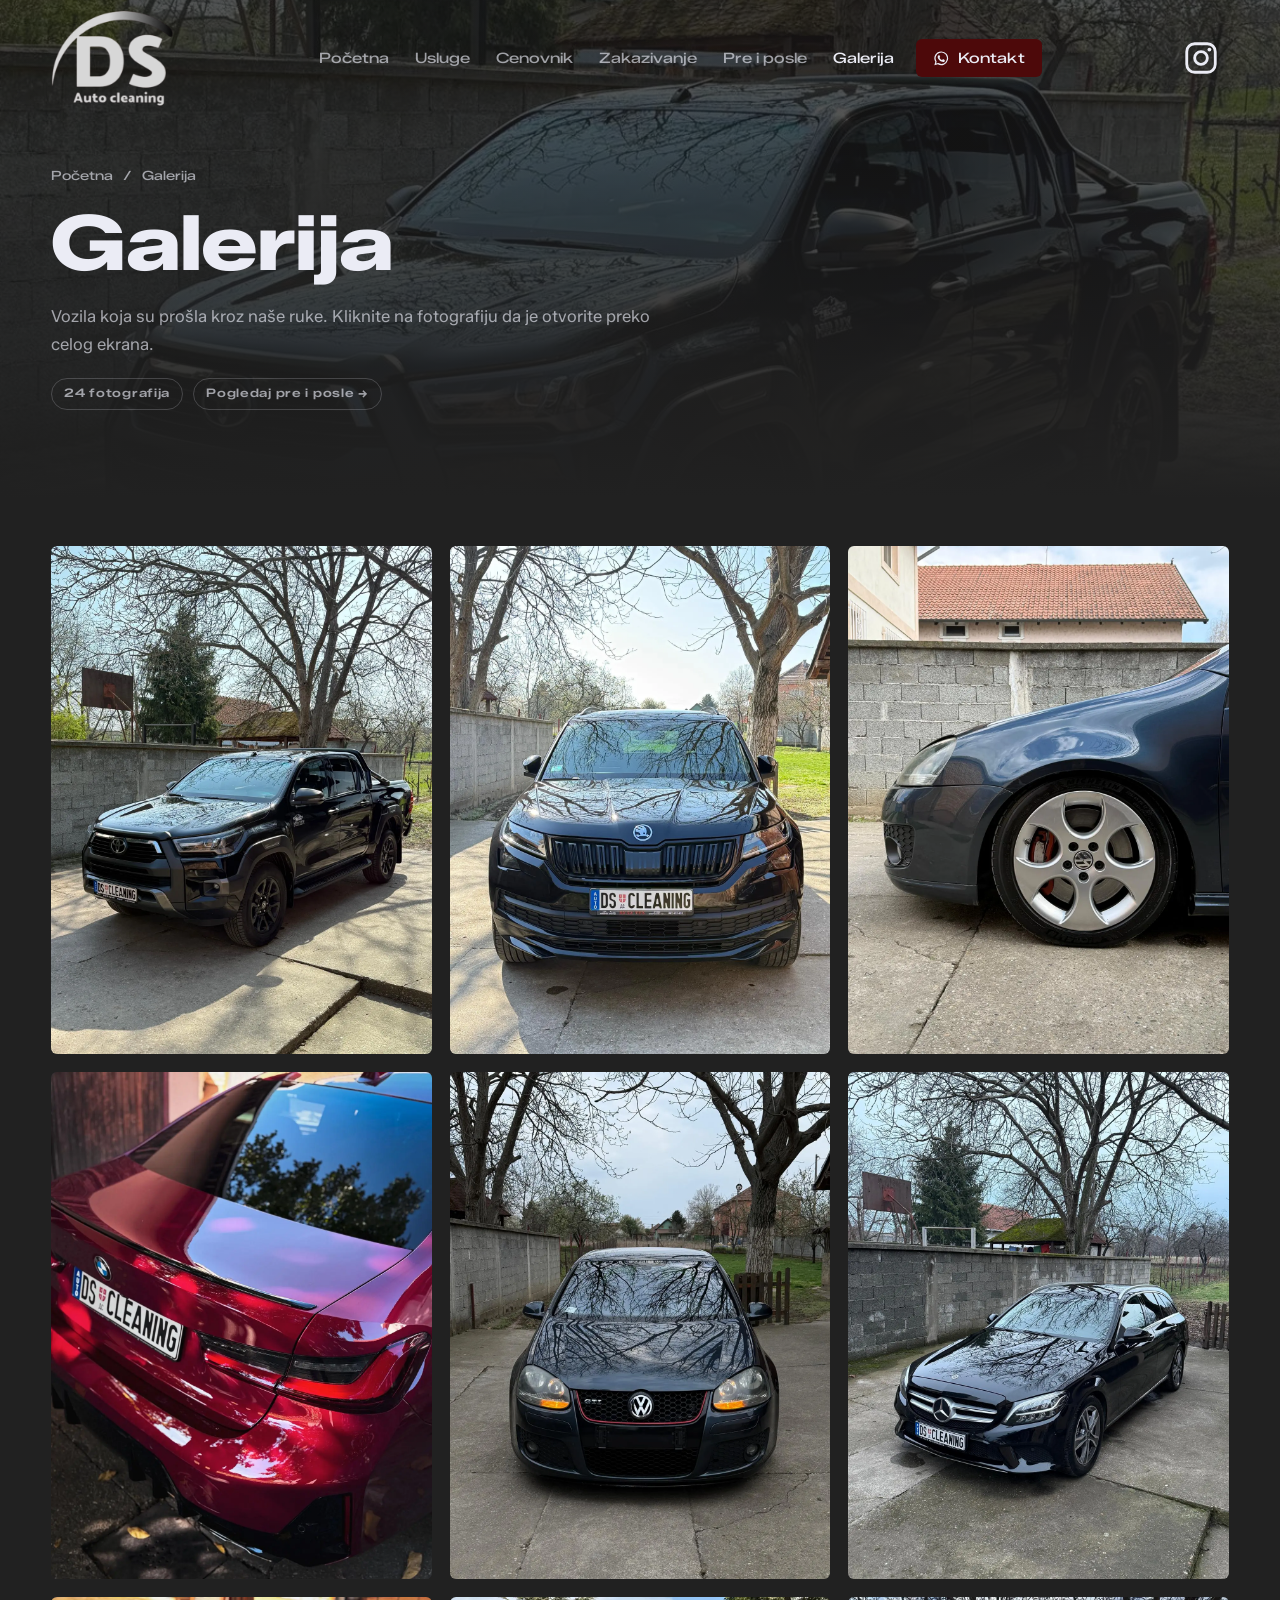
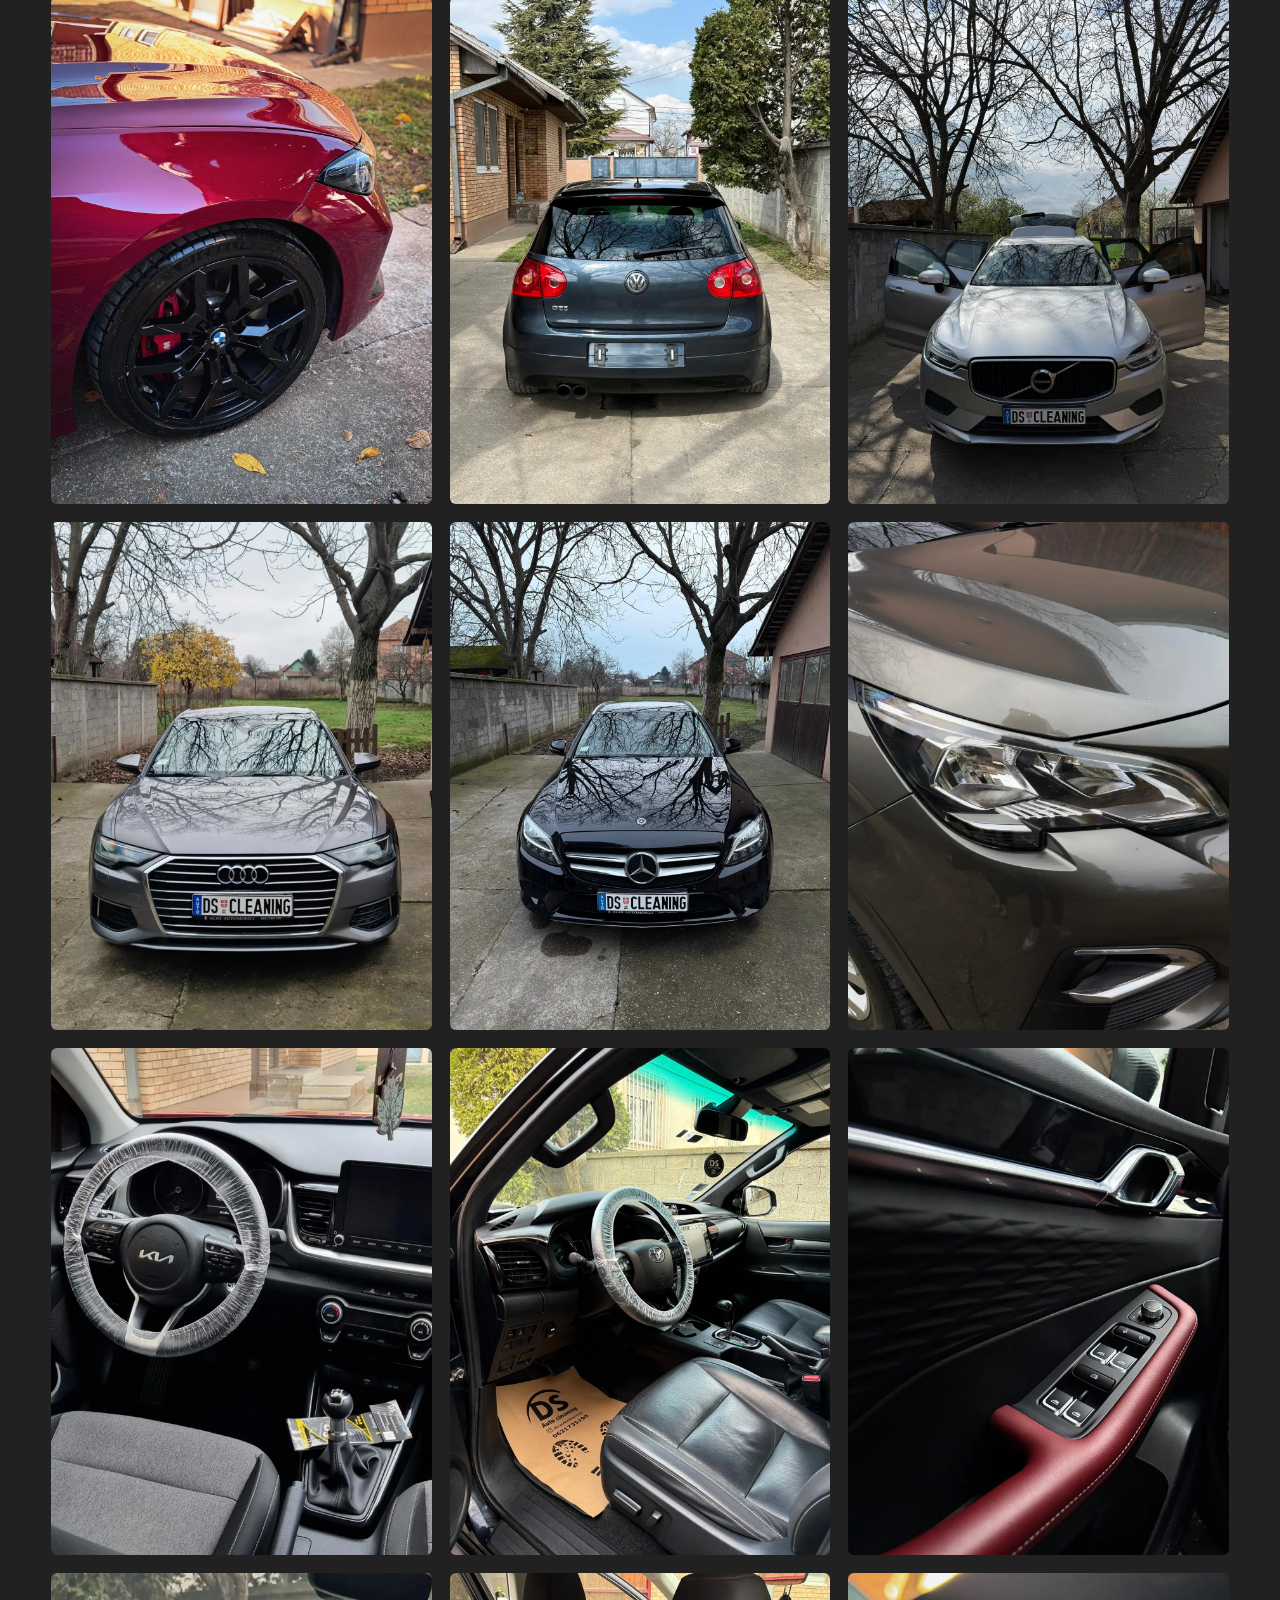
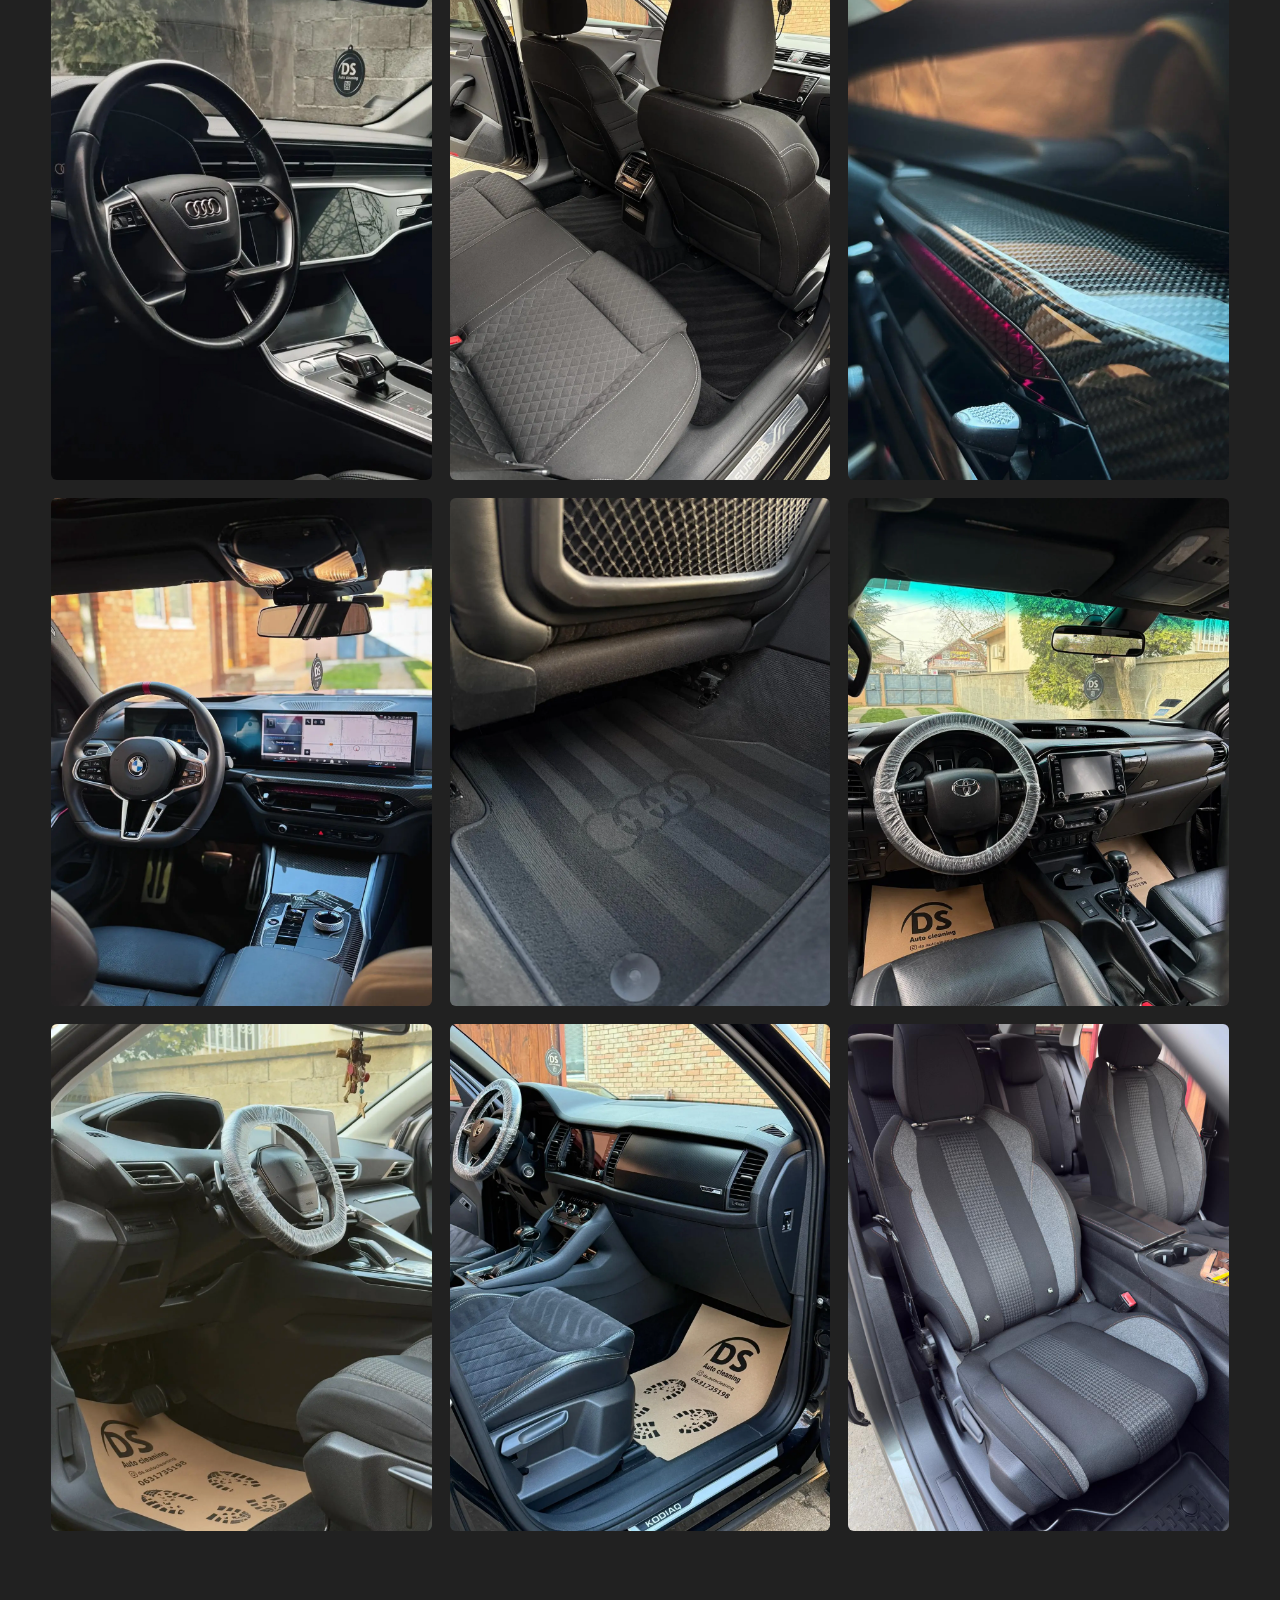
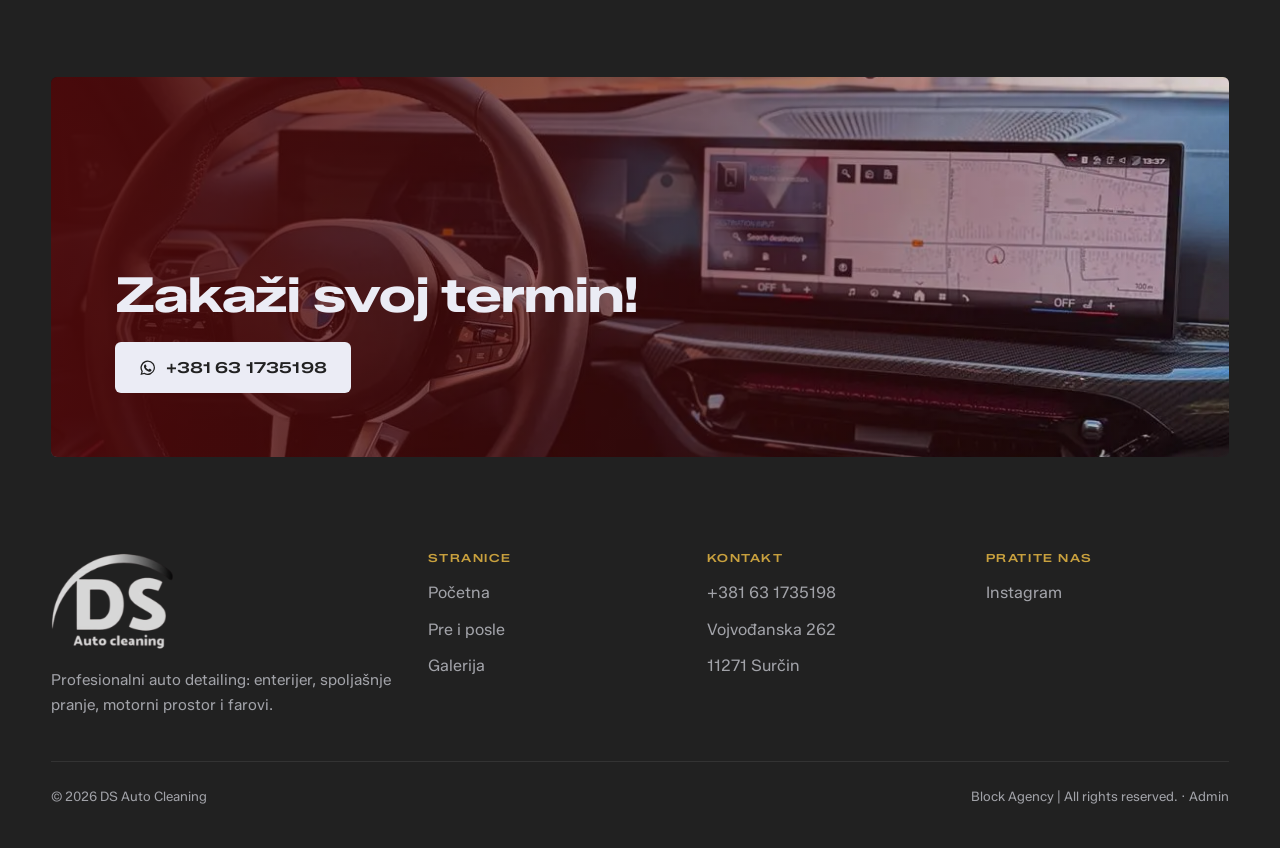
<file: galerija.html>
<!doctype html>
<html lang="sr-Latn">
<head>
<meta charset="utf-8">
<meta name="viewport" content="width=device-width, initial-scale=1, viewport-fit=cover">
<title>Galerija · DS Auto Cleaning</title>
<meta name="description" content="Galerija radova DS Auto Cleaning – auto detailing u Surčinu.">
<meta name="theme-color" content="#212121">
<link rel="preconnect" href="https://fonts.googleapis.com">
<link rel="preconnect" href="https://fonts.gstatic.com" crossorigin>
<link rel="stylesheet" href="https://fonts.googleapis.com/css2?family=Zalando+Sans+Expanded:wght@400;500;600;700;800;900&family=Zalando+Sans:wght@400;500;600&family=Archivo:wdth,wght@125,400..900&display=swap">
<link rel="stylesheet" href="styles.css?v=31">
<script>document.documentElement.classList.add('js');</script>
</head>
<body>

<svg width="0" height="0" style="position:absolute" aria-hidden="true">
  <symbol id="i-wa" viewBox="0 0 24 24"><path fill="currentColor" d="M12 2a10 10 0 0 0-8.6 15.1L2 22l5-1.3A10 10 0 1 0 12 2Zm0 18.2a8.2 8.2 0 0 1-4.2-1.2l-.3-.2-3 .8.8-2.9-.2-.3A8.2 8.2 0 1 1 12 20.2Zm4.5-6.1c-.2-.1-1.5-.7-1.7-.8-.2-.1-.4-.1-.6.1l-.8 1c-.1.2-.3.2-.5.1a6.7 6.7 0 0 1-3.3-2.9c-.2-.4.2-.4.7-1.3.1-.2 0-.3 0-.4l-.8-1.8c-.2-.5-.4-.4-.6-.4h-.5c-.2 0-.4.1-.7.3-.2.3-.9.9-.9 2.2s.9 2.5 1 2.7c.1.2 1.8 2.8 4.4 3.9 1.6.7 2.3.8 3.1.6.5-.1 1.5-.6 1.7-1.2.2-.6.2-1.1.2-1.2-.1-.1-.3-.2-.5-.3Z"/></symbol>
  <symbol id="i-ig" viewBox="0 0 24 24"><rect x="3" y="3" width="18" height="18" rx="5" fill="none" stroke="currentColor" stroke-width="1.8"/><circle cx="12" cy="12" r="4" fill="none" stroke="currentColor" stroke-width="1.8"/><circle cx="17.3" cy="6.7" r="1.2" fill="currentColor"/></symbol>
</svg>

<header class="header" id="header">
  <div class="wrap">
    <a class="logo" href="index.html" aria-label="DS Auto Cleaning – početna">
      <img src="assets/logo.svg" alt="DS Auto Cleaning" width="60" height="40">
    </a>
    <nav class="nav" id="nav" aria-label="Glavna navigacija">
      <a href="index.html">Početna</a>
      <a href="index.html#usluge">Usluge</a>
      <a href="index.html#paketi">Cenovnik</a>
      <a href="index.html#zakazivanje">Zakazivanje</a>
      <a href="pre-posle.html">Pre i posle</a>
      <a href="galerija.html" aria-current="page">Galerija</a>
      <a class="btn btn-wine" href="https://wa.me/381631735198" target="_blank" rel="noopener"><svg><use href="#i-wa"/></svg>Kontakt</a>
      <div class="nav-extra">
        <div class="nav-info">
          <div><small>Telefon</small><a href="tel:+381631735198">+381 63 1735198</a></div>
          <div><small>Adresa</small><p>Vojvođanska 262, Surčin</p></div>
        </div>
        <div class="nav-social">
          <a href="https://www.instagram.com/ds.autocleaning/" target="_blank" rel="noopener" aria-label="Instagram"><svg><use href="#i-ig"/></svg></a>
        </div>
      </div>
    </nav>
    <div class="nav-backdrop" id="navBackdrop" aria-hidden="true"></div>
    <div class="socials">
      <a class="icon-btn" href="https://www.instagram.com/ds.autocleaning/" target="_blank" rel="noopener" aria-label="Instagram"><svg><use href="#i-ig"/></svg></a>
    </div>
    <button class="menu-btn" id="menuBtn" type="button" aria-label="Otvori meni" aria-expanded="false" aria-controls="nav"><span class="menu-txt" aria-hidden="true"><span>Meni</span></span><span class="menu-ico" aria-hidden="true"><i></i><i></i></span></button>
  </div>
</header>

<main>
  <section class="page-hero">
    <div class="ph"><img src="assets/foto-2026-04-14-at-10-14-58.webp" alt=""></div>
    <div class="wrap">
      <nav class="crumbs rv" aria-label="Putanja"><a href="index.html">Početna</a><span>/</span><span>Galerija</span></nav>
      <h1 class="rv" style="--d:.08s">Galerija</h1>
      <p class="lead rv" style="--d:.16s">Vozila koja su prošla kroz naše ruke. Kliknite na fotografiju da je otvorite preko celog ekrana.</p>
      <div class="page-stats rv" style="--d:.24s"><span class="chip">24 fotografija</span><a class="chip" style="text-decoration:none" href="pre-posle.html">Pogledaj pre i posle →</a></div>
    </div>
  </section>

  <section class="section" style="padding-top:clamp(24px,4vw,48px)">
    <div class="wrap">
      <div class="masonry">
        <button class="ph" type="button" style="--d:0.00s" aria-label="Otvori fotografiju 1 od 24"><img loading="lazy" src="assets/foto-2026-04-14-at-10-14-58.webp" alt="DS Auto Cleaning – rad 1"></button>
        <button class="ph" type="button" style="--d:0.08s" aria-label="Otvori fotografiju 2 od 24"><img loading="lazy" src="assets/foto-2026-04-14-at-10-13-26.webp" alt="DS Auto Cleaning – rad 2"></button>
        <button class="ph" type="button" style="--d:0.16s" aria-label="Otvori fotografiju 3 od 24"><img loading="lazy" src="assets/foto-2026-04-14-at-10-13-42.webp" alt="DS Auto Cleaning – rad 3"></button>
        <button class="ph" type="button" style="--d:0.00s" aria-label="Otvori fotografiju 4 od 24"><img loading="lazy" src="assets/foto-2026-04-14-at-10-13-43-1.webp" alt="DS Auto Cleaning – rad 4"></button>
        <button class="ph" type="button" style="--d:0.08s" aria-label="Otvori fotografiju 5 od 24"><img loading="lazy" src="assets/foto-2026-04-14-at-10-13-20-1.webp" alt="DS Auto Cleaning – rad 5"></button>
        <button class="ph" type="button" style="--d:0.16s" aria-label="Otvori fotografiju 6 od 24"><img loading="lazy" src="assets/foto-2026-04-14-at-10-13-45-1.webp" alt="DS Auto Cleaning – rad 6"></button>
        <button class="ph" type="button" style="--d:0.00s" aria-label="Otvori fotografiju 7 od 24"><img loading="lazy" src="assets/foto-2026-04-14-at-10-13-24.webp" alt="DS Auto Cleaning – rad 7"></button>
        <button class="ph" type="button" style="--d:0.08s" aria-label="Otvori fotografiju 8 od 24"><img loading="lazy" src="assets/foto-2026-04-14-at-10-14-43-1.webp" alt="DS Auto Cleaning – rad 8"></button>
        <button class="ph" type="button" style="--d:0.16s" aria-label="Otvori fotografiju 9 od 24"><img loading="lazy" src="assets/foto-2026-04-14-at-10-14-44-1.webp" alt="DS Auto Cleaning – rad 9"></button>
        <button class="ph" type="button" style="--d:0.00s" aria-label="Otvori fotografiju 10 od 24"><img loading="lazy" src="assets/foto-2026-04-14-at-10-14-56.webp" alt="DS Auto Cleaning – rad 10"></button>
        <button class="ph" type="button" style="--d:0.08s" aria-label="Otvori fotografiju 11 od 24"><img loading="lazy" src="assets/foto-2026-04-14-at-10-14-53.webp" alt="DS Auto Cleaning – rad 11"></button>
        <button class="ph" type="button" style="--d:0.16s" aria-label="Otvori fotografiju 12 od 24"><img loading="lazy" src="assets/foto-2026-04-14-at-10-14-42-1.webp" alt="DS Auto Cleaning – rad 12"></button>
        <button class="ph" type="button" style="--d:0.00s" aria-label="Otvori fotografiju 13 od 24"><img loading="lazy" src="assets/foto-2026-04-14-at-10-14-59.webp" alt="DS Auto Cleaning – rad 13"></button>
        <button class="ph" type="button" style="--d:0.08s" aria-label="Otvori fotografiju 14 od 24"><img loading="lazy" src="assets/foto-2026-04-14-at-10-15-12.webp" alt="DS Auto Cleaning – rad 14"></button>
        <button class="ph" type="button" style="--d:0.16s" aria-label="Otvori fotografiju 15 od 24"><img loading="lazy" src="assets/foto-2026-04-14-at-10-15-05.webp" alt="DS Auto Cleaning – rad 15"></button>
        <button class="ph" type="button" style="--d:0.00s" aria-label="Otvori fotografiju 16 od 24"><img loading="lazy" src="assets/foto-2026-04-14-at-10-14-49.webp" alt="DS Auto Cleaning – rad 16"></button>
        <button class="ph" type="button" style="--d:0.08s" aria-label="Otvori fotografiju 17 od 24"><img loading="lazy" src="assets/foto-2026-04-14-at-10-14-52.webp" alt="DS Auto Cleaning – rad 17"></button>
        <button class="ph" type="button" style="--d:0.16s" aria-label="Otvori fotografiju 18 od 24"><img loading="lazy" src="assets/foto-2026-04-14-at-10-14-42-2.webp" alt="DS Auto Cleaning – rad 18"></button>
        <button class="ph" type="button" style="--d:0.00s" aria-label="Otvori fotografiju 19 od 24"><img loading="lazy" src="assets/foto-2026-04-14-at-10-14-42.webp" alt="DS Auto Cleaning – rad 19"></button>
        <button class="ph" type="button" style="--d:0.08s" aria-label="Otvori fotografiju 20 od 24"><img loading="lazy" src="assets/foto-2026-04-14-at-10-14-43.webp" alt="DS Auto Cleaning – rad 20"></button>
        <button class="ph" type="button" style="--d:0.16s" aria-label="Otvori fotografiju 21 od 24"><img loading="lazy" src="assets/foto-2026-04-14-at-10-13-22.webp" alt="DS Auto Cleaning – rad 21"></button>
        <button class="ph" type="button" style="--d:0.00s" aria-label="Otvori fotografiju 22 od 24"><img loading="lazy" src="assets/foto-2026-04-14-at-10-13-25.webp" alt="DS Auto Cleaning – rad 22"></button>
        <button class="ph" type="button" style="--d:0.08s" aria-label="Otvori fotografiju 23 od 24"><img loading="lazy" src="assets/foto-2026-04-14-at-10-15-03.webp" alt="DS Auto Cleaning – rad 23"></button>
        <button class="ph" type="button" style="--d:0.16s" aria-label="Otvori fotografiju 24 od 24"><img loading="lazy" src="assets/foto-2026-04-09-at-13-15-45-1.jpeg" alt="DS Auto Cleaning – rad 24"></button>
      </div>
    </div>
  </section>

  <section class="wrap" style="padding-bottom:24px">
    <div class="cta-band">
      <div class="ph"><img loading="lazy" src="assets/foto-2026-04-14-at-10-13-24.webp" alt=""></div>
      <div class="cta-inner rv">
        <h2>Zakaži svoj termin!</h2>
        <a class="btn btn-light" href="https://wa.me/381631735198" target="_blank" rel="noopener"><svg><use href="#i-wa"/></svg>+381 63 1735198</a>
      </div>
    </div>
  </section>
</main>

<footer class="footer">
  <div class="wrap">
    <div class="foot-grid">
      <div>
        <a class="logo" href="index.html"><img src="assets/logo.svg" alt="DS Auto Cleaning" width="60" height="40"></a>
        <p>Profesionalni auto detailing: enterijer, spoljašnje pranje, motorni prostor i farovi.</p>
      </div>
      <div>
        <h4>Stranice</h4>
        <ul>
          <li><a href="index.html">Početna</a></li>
          <li><a href="pre-posle.html">Pre i posle</a></li>
          <li><a href="galerija.html">Galerija</a></li>
        </ul>
      </div>
      <div>
        <h4>Kontakt</h4>
        <ul>
          <li><a href="tel:+381631735198">+381 63 1735198</a></li>
          <li>Vojvođanska 262</li>
          <li>11271 Surčin</li>
        </ul>
      </div>
      <div>
        <h4>Pratite nas</h4>
        <ul>
          <li><a href="https://www.instagram.com/ds.autocleaning/" target="_blank" rel="noopener">Instagram</a></li>
        </ul>
      </div>
    </div>
    <div class="legal"><span>© 2026 DS Auto Cleaning</span><span>Block Agency | All rights reserved. · <a href="admin.html" rel="nofollow">Admin</a></span></div>
  </div>
</footer>

<a class="fab" id="fab" href="https://wa.me/381631735198" target="_blank" rel="noopener" aria-label="Pošalji poruku na WhatsApp"><svg><use href="#i-wa"/></svg></a>

<script src="script.js?v=20"></script>
</body>
</html>
</file>
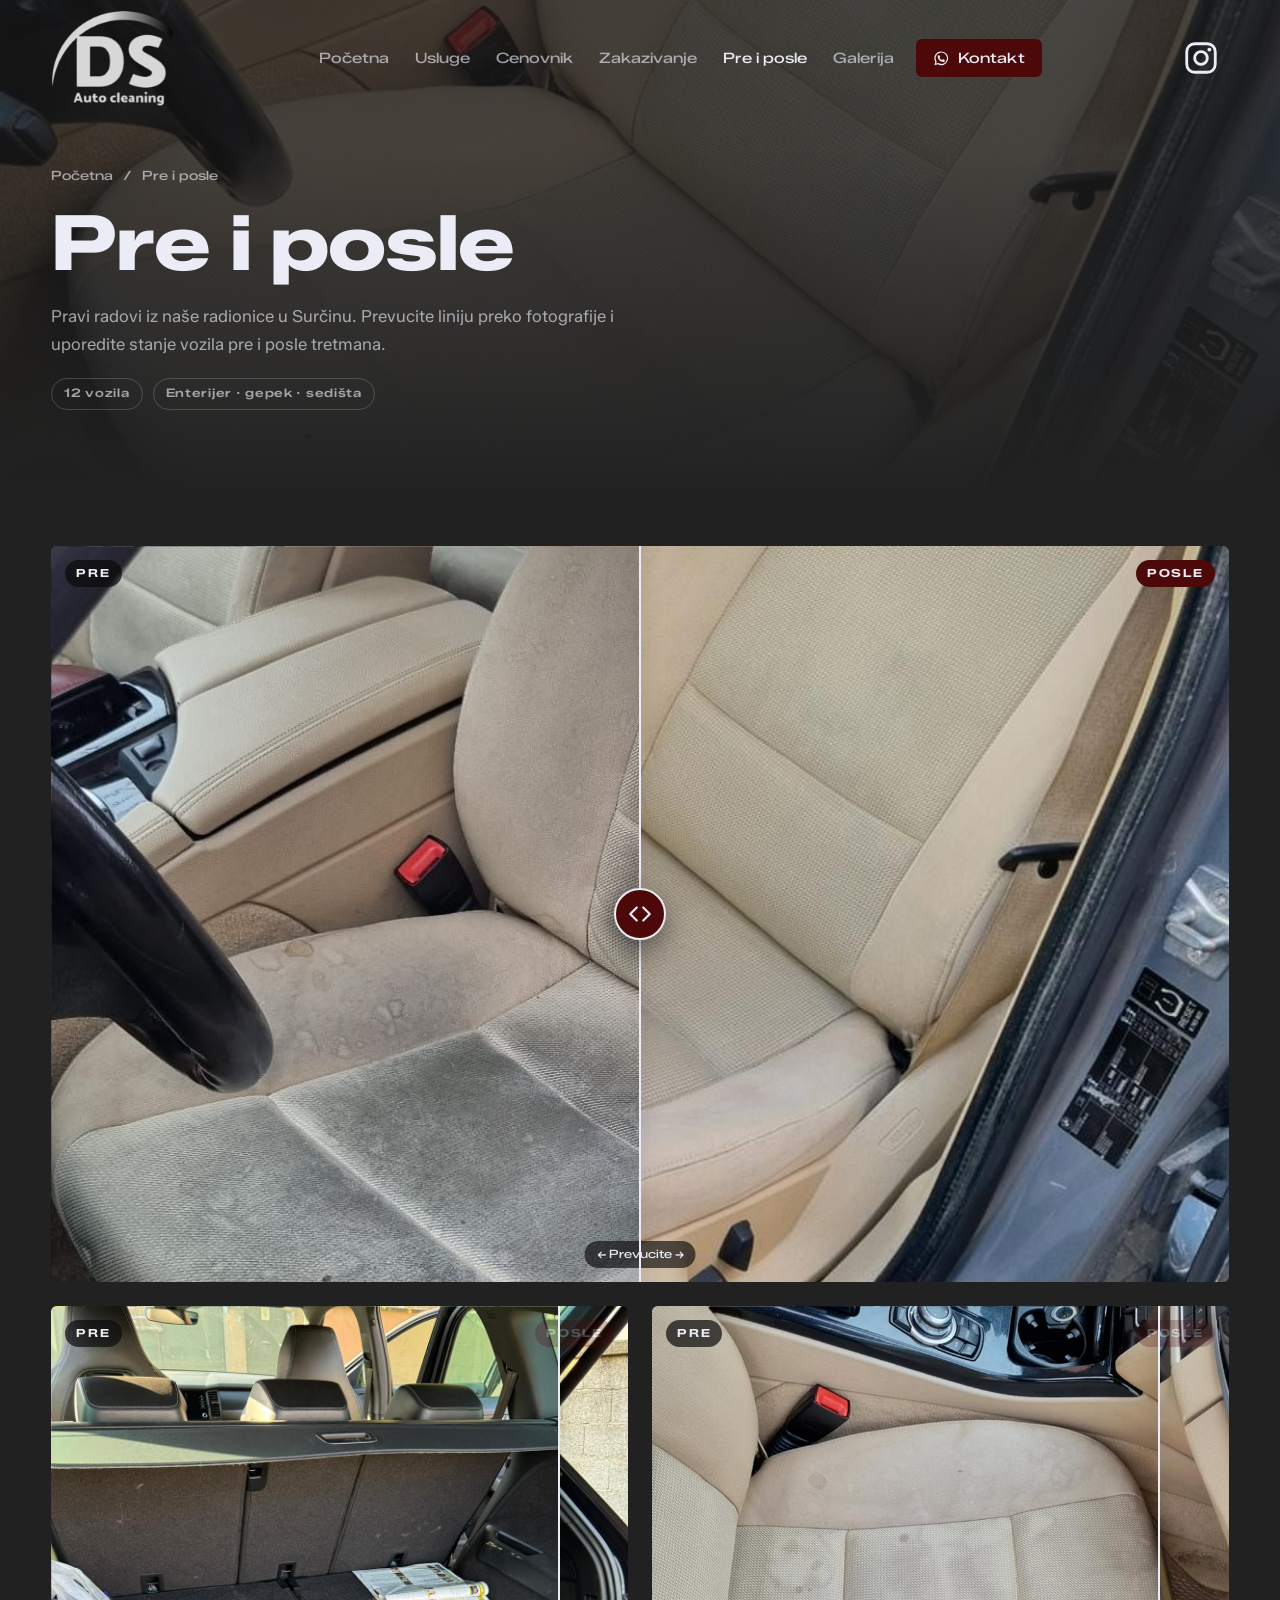
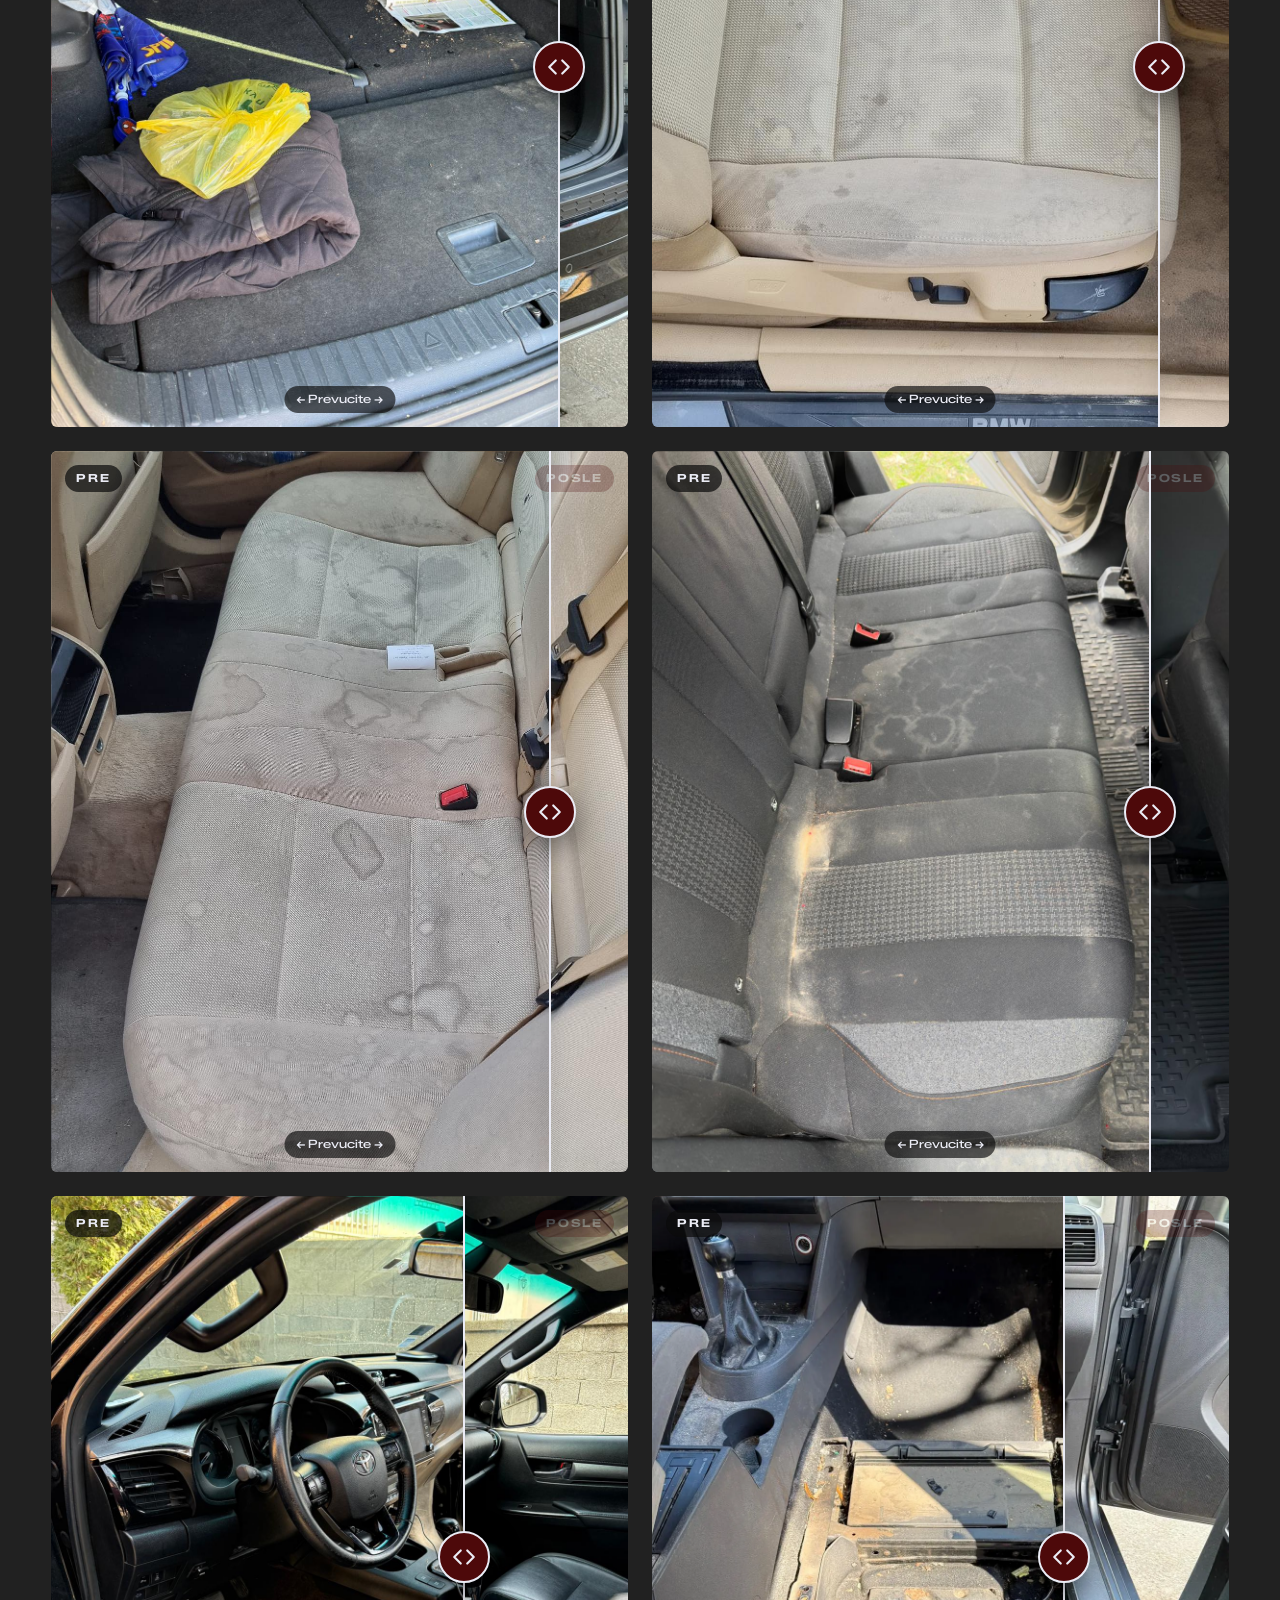
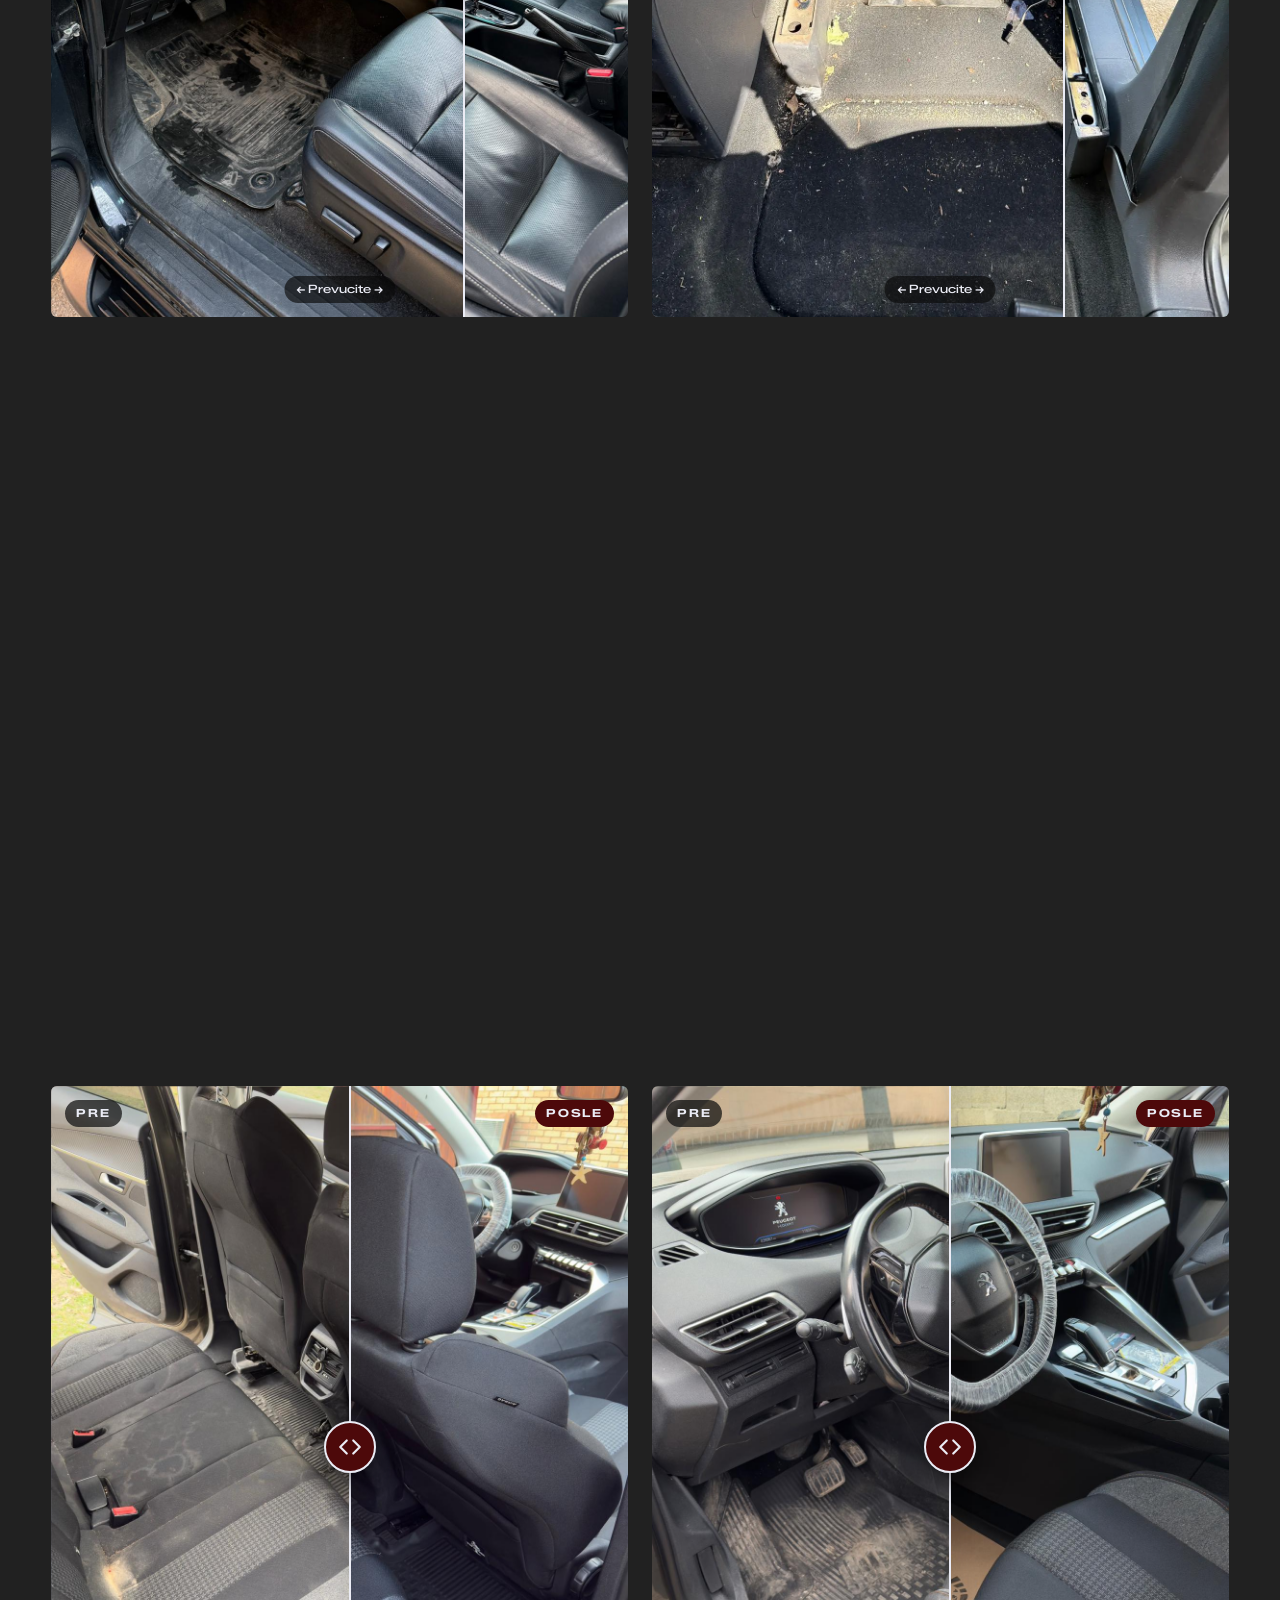
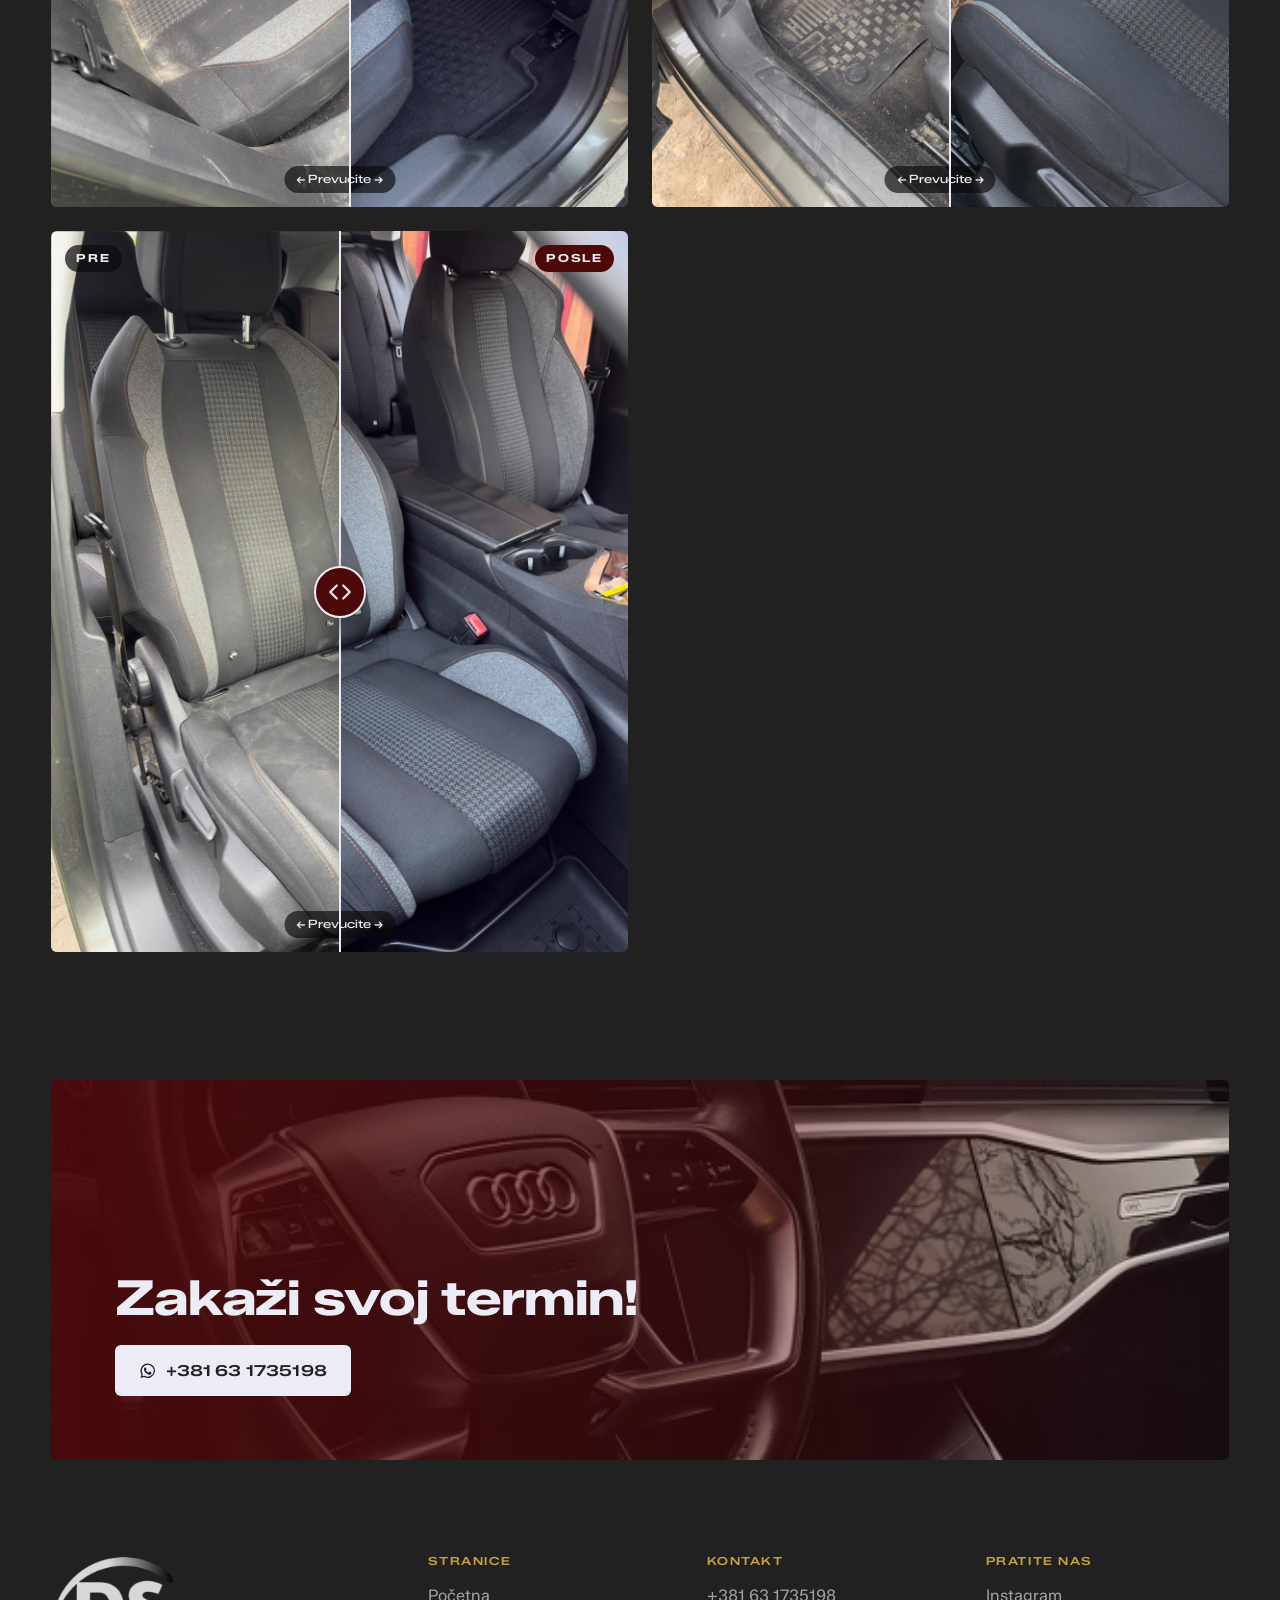
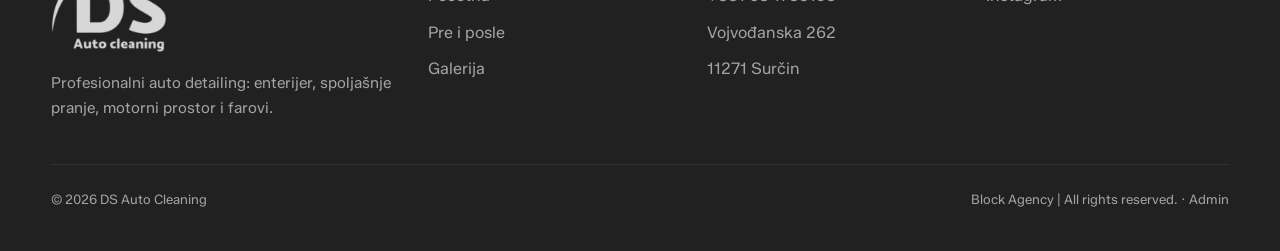
<file: pre-posle.html>
<!doctype html>
<html lang="sr-Latn">
<head>
<meta charset="utf-8">
<meta name="viewport" content="width=device-width, initial-scale=1, viewport-fit=cover">
<title>Pre i posle · DS Auto Cleaning</title>
<meta name="description" content="Pogledajte kako su vozila izgledala pre i posle detailinga u DS Auto Cleaning, Surčin.">
<meta name="theme-color" content="#212121">
<link rel="preconnect" href="https://fonts.googleapis.com">
<link rel="preconnect" href="https://fonts.gstatic.com" crossorigin>
<link rel="stylesheet" href="https://fonts.googleapis.com/css2?family=Zalando+Sans+Expanded:wght@400;500;600;700;800;900&family=Zalando+Sans:wght@400;500;600&family=Archivo:wdth,wght@125,400..900&display=swap">
<link rel="stylesheet" href="styles.css?v=31">
<script>document.documentElement.classList.add('js');</script>
</head>
<body>

<svg width="0" height="0" style="position:absolute" aria-hidden="true">
  <symbol id="i-wa" viewBox="0 0 24 24"><path fill="currentColor" d="M12 2a10 10 0 0 0-8.6 15.1L2 22l5-1.3A10 10 0 1 0 12 2Zm0 18.2a8.2 8.2 0 0 1-4.2-1.2l-.3-.2-3 .8.8-2.9-.2-.3A8.2 8.2 0 1 1 12 20.2Zm4.5-6.1c-.2-.1-1.5-.7-1.7-.8-.2-.1-.4-.1-.6.1l-.8 1c-.1.2-.3.2-.5.1a6.7 6.7 0 0 1-3.3-2.9c-.2-.4.2-.4.7-1.3.1-.2 0-.3 0-.4l-.8-1.8c-.2-.5-.4-.4-.6-.4h-.5c-.2 0-.4.1-.7.3-.2.3-.9.9-.9 2.2s.9 2.5 1 2.7c.1.2 1.8 2.8 4.4 3.9 1.6.7 2.3.8 3.1.6.5-.1 1.5-.6 1.7-1.2.2-.6.2-1.1.2-1.2-.1-.1-.3-.2-.5-.3Z"/></symbol>
  <symbol id="i-ig" viewBox="0 0 24 24"><rect x="3" y="3" width="18" height="18" rx="5" fill="none" stroke="currentColor" stroke-width="1.8"/><circle cx="12" cy="12" r="4" fill="none" stroke="currentColor" stroke-width="1.8"/><circle cx="17.3" cy="6.7" r="1.2" fill="currentColor"/></symbol>
</svg>

<header class="header" id="header">
  <div class="wrap">
    <a class="logo" href="index.html" aria-label="DS Auto Cleaning – početna">
      <img src="assets/logo.svg" alt="DS Auto Cleaning" width="60" height="40">
    </a>
    <nav class="nav" id="nav" aria-label="Glavna navigacija">
      <a href="index.html">Početna</a>
      <a href="index.html#usluge">Usluge</a>
      <a href="index.html#paketi">Cenovnik</a>
      <a href="index.html#zakazivanje">Zakazivanje</a>
      <a href="pre-posle.html" aria-current="page">Pre i posle</a>
      <a href="galerija.html">Galerija</a>
      <a class="btn btn-wine" href="https://wa.me/381631735198" target="_blank" rel="noopener"><svg><use href="#i-wa"/></svg>Kontakt</a>
      <div class="nav-extra">
        <div class="nav-info">
          <div><small>Telefon</small><a href="tel:+381631735198">+381 63 1735198</a></div>
          <div><small>Adresa</small><p>Vojvođanska 262, Surčin</p></div>
        </div>
        <div class="nav-social">
          <a href="https://www.instagram.com/ds.autocleaning/" target="_blank" rel="noopener" aria-label="Instagram"><svg><use href="#i-ig"/></svg></a>
        </div>
      </div>
    </nav>
    <div class="nav-backdrop" id="navBackdrop" aria-hidden="true"></div>
    <div class="socials">
      <a class="icon-btn" href="https://www.instagram.com/ds.autocleaning/" target="_blank" rel="noopener" aria-label="Instagram"><svg><use href="#i-ig"/></svg></a>
    </div>
    <button class="menu-btn" id="menuBtn" type="button" aria-label="Otvori meni" aria-expanded="false" aria-controls="nav"><span class="menu-txt" aria-hidden="true"><span>Meni</span></span><span class="menu-ico" aria-hidden="true"><i></i><i></i></span></button>
  </div>
</header>

<main>
  <section class="page-hero">
    <div class="ph"><img src="assets/foto-2026-04-09-at-13-15-15.jpeg" alt=""></div>
    <div class="wrap">
      <nav class="crumbs rv" aria-label="Putanja"><a href="index.html">Početna</a><span>/</span><span>Pre i posle</span></nav>
      <h1 class="rv" style="--d:.08s">Pre i posle</h1>
      <p class="lead rv" style="--d:.16s">Pravi radovi iz naše radionice u Surčinu. Prevucite liniju preko fotografije i uporedite stanje vozila pre i posle tretmana.</p>
      <div class="page-stats rv" style="--d:.24s"><span class="chip">12 vozila</span><span class="chip">Enterijer · gepek · sedišta</span></div>
    </div>
  </section>

  <section class="section" style="padding-top:clamp(24px,4vw,48px)">
    <div class="wrap">
      <div class="ba-grid">
        <div class="cmp rv">
          <img src="assets/foto-2026-04-09-at-13-15-15.jpeg" alt="Posle detailinga" draggable="false">
          <img class="cmp-pre" src="assets/foto-2026-04-09-at-13-15-14-4.jpeg" alt="Pre detailinga" draggable="false">
        </div>
        <div class="cmp rv">
          <img loading="lazy" src="assets/foto-2026-04-09-at-13-15-46-4.jpeg" alt="Posle detailinga" draggable="false">
          <img loading="lazy" class="cmp-pre" src="assets/foto-2026-04-09-at-13-15-46-3.jpeg" alt="Pre detailinga" draggable="false">
        </div>
        <div class="cmp rv" style="--d:.1s">
          <img loading="lazy" src="assets/foto-2026-04-09-at-13-15-14-3.jpeg" alt="Posle detailinga" draggable="false">
          <img loading="lazy" class="cmp-pre" src="assets/foto-2026-04-09-at-13-15-14-2.jpeg" alt="Pre detailinga" draggable="false">
        </div>
        <div class="cmp rv">
          <img loading="lazy" src="assets/foto-2026-04-09-at-13-15-15-2.jpeg" alt="Posle detailinga" draggable="false">
          <img loading="lazy" class="cmp-pre" src="assets/foto-2026-04-09-at-13-15-15-1.jpeg" alt="Pre detailinga" draggable="false">
        </div>
        <div class="cmp rv" style="--d:.1s">
          <img loading="lazy" src="assets/foto-2026-04-09-at-13-15-16-1.jpeg" alt="Posle detailinga" draggable="false">
          <img loading="lazy" class="cmp-pre" src="assets/foto-2026-04-09-at-13-15-16.jpeg" alt="Pre detailinga" draggable="false">
        </div>
        <div class="cmp rv">
          <img loading="lazy" src="assets/foto-2026-04-09-at-13-15-47-1.jpeg" alt="Posle detailinga" draggable="false">
          <img loading="lazy" class="cmp-pre" src="assets/foto-2026-04-09-at-13-15-47.jpeg" alt="Pre detailinga" draggable="false">
        </div>
        <div class="cmp rv" style="--d:.1s">
          <img loading="lazy" src="assets/foto-2026-04-21-at-12-16-15-1.webp" alt="Posle detailinga" draggable="false">
          <img loading="lazy" class="cmp-pre" src="assets/foto-2026-04-21-at-12-16-15.webp" alt="Pre detailinga" draggable="false">
        </div>
        <div class="cmp rv">
          <img loading="lazy" src="assets/foto-2026-04-09-at-13-15-47-3.jpeg" alt="Posle detailinga" draggable="false">
          <img loading="lazy" class="cmp-pre" src="assets/foto-2026-04-09-at-13-15-47-2.jpeg" alt="Pre detailinga" draggable="false">
        </div>
        <div class="cmp rv" style="--d:.1s">
          <img loading="lazy" src="assets/foto-2026-04-09-at-13-15-14-1.jpeg" alt="Posle detailinga" draggable="false">
          <img loading="lazy" class="cmp-pre" src="assets/foto-2026-04-09-at-13-15-14.jpeg" alt="Pre detailinga" draggable="false">
        </div>
        <div class="cmp rv">
          <img loading="lazy" src="assets/foto-2026-04-09-at-13-15-46.jpeg" alt="Posle detailinga" draggable="false">
          <img loading="lazy" class="cmp-pre" src="assets/foto-2026-04-09-at-13-15-45-2.jpeg" alt="Pre detailinga" draggable="false">
        </div>
        <div class="cmp rv" style="--d:.1s">
          <img loading="lazy" src="assets/foto-2026-04-09-at-13-15-15-4.jpeg" alt="Posle detailinga" draggable="false">
          <img loading="lazy" class="cmp-pre" src="assets/foto-2026-04-09-at-13-15-15-3.jpeg" alt="Pre detailinga" draggable="false">
        </div>
        <div class="cmp rv">
          <img loading="lazy" src="assets/foto-2026-04-09-at-13-15-45-1.jpeg" alt="Posle detailinga" draggable="false">
          <img loading="lazy" class="cmp-pre" src="assets/foto-2026-04-09-at-13-15-45.jpeg" alt="Pre detailinga" draggable="false">
        </div>
      </div>
    </div>
  </section>

  <section class="wrap" style="padding-bottom:24px">
    <div class="cta-band">
      <div class="ph"><img loading="lazy" src="assets/audi-full.png" alt=""></div>
      <div class="cta-inner rv">
        <h2>Zakaži svoj termin!</h2>
        <a class="btn btn-light" href="https://wa.me/381631735198" target="_blank" rel="noopener"><svg><use href="#i-wa"/></svg>+381 63 1735198</a>
      </div>
    </div>
  </section>
</main>

<footer class="footer">
  <div class="wrap">
    <div class="foot-grid">
      <div>
        <a class="logo" href="index.html"><img src="assets/logo.svg" alt="DS Auto Cleaning" width="60" height="40"></a>
        <p>Profesionalni auto detailing: enterijer, spoljašnje pranje, motorni prostor i farovi.</p>
      </div>
      <div>
        <h4>Stranice</h4>
        <ul>
          <li><a href="index.html">Početna</a></li>
          <li><a href="pre-posle.html">Pre i posle</a></li>
          <li><a href="galerija.html">Galerija</a></li>
        </ul>
      </div>
      <div>
        <h4>Kontakt</h4>
        <ul>
          <li><a href="tel:+381631735198">+381 63 1735198</a></li>
          <li>Vojvođanska 262</li>
          <li>11271 Surčin</li>
        </ul>
      </div>
      <div>
        <h4>Pratite nas</h4>
        <ul>
          <li><a href="https://www.instagram.com/ds.autocleaning/" target="_blank" rel="noopener">Instagram</a></li>
        </ul>
      </div>
    </div>
    <div class="legal"><span>© 2026 DS Auto Cleaning</span><span>Block Agency | All rights reserved. · <a href="admin.html" rel="nofollow">Admin</a></span></div>
  </div>
</footer>

<a class="fab" id="fab" href="https://wa.me/381631735198" target="_blank" rel="noopener" aria-label="Pošalji poruku na WhatsApp"><svg><use href="#i-wa"/></svg></a>

<script src="script.js?v=20"></script>
</body>
</html>
</file>
<file: styles.css>
/* Layout: dark showroom — full-bleed photography, wine-red actions, gold details. Colors taken from the existing brand. */
:root {
  --bg: #212121;          /* primary-dark */
  --bg-deep: #171717;
  --surface: #292929;
  --line: #333333;
  --fg: #EBECF5;          /* primary-white */
  --muted: rgba(235, 236, 245, .64);
  --wine: #4D090A;        /* vine-red — buttons */
  --wine-hi: #6A0F11;
  --gold: #99710F;        /* secondary-gold — details, stars */
  --gold-hi: #C9A13E;
  --blue: #005F99;        /* secondary-blue — highlight package */

  --f-display: "Zalando Sans Expanded", "Archivo", "Arial Black", system-ui, sans-serif;
  --f-body: "Zalando Sans", system-ui, -apple-system, "Segoe UI", Arial, sans-serif;

  --gutter: clamp(16px, 4vw, 56px);
  --max: 1320px;
  --r: 6px;
  --ease: cubic-bezier(.2, .7, .1, 1);
  color-scheme: dark;
}

*, *::before, *::after { box-sizing: border-box; }
html { scroll-behavior: smooth; -webkit-text-size-adjust: 100%; }
body {
  margin: 0; background: var(--bg); color: var(--fg);
  font: 400 1rem/1.65 var(--f-body);
  -webkit-font-smoothing: antialiased; overflow-x: hidden;
}
img { max-width: 100%; display: block; }
[hidden] { display: none !important; }
a { color: inherit; }
:focus-visible { outline: 2px solid var(--gold-hi); outline-offset: 3px; }

.wrap { max-width: var(--max); margin-inline: auto; padding-inline: var(--gutter); }
.section { padding-block: clamp(72px, 10vw, 140px); }

h1, h2, h3 { font-family: var(--f-display); line-height: 1.05; margin: 0; text-wrap: balance; letter-spacing: -0.015em; font-weight: 700; }
h1 { font-size: clamp(2.1rem, 5.2vw, 4.6rem); font-weight: 800; }
h2 { font-size: clamp(1.8rem, 3.8vw, 3.2rem); }
h3 { font-size: clamp(1.1rem, 1.6vw, 1.35rem); }
.eyebrow {
  display: inline-flex; align-items: center; gap: 10px;
  font: 600 .74rem/1 var(--f-display); letter-spacing: .18em; text-transform: uppercase; color: var(--gold-hi);
}
.eyebrow::before { content: ""; width: 28px; height: 1px; background: currentColor; }
.lead { font-size: clamp(1rem, 1.3vw, 1.15rem); color: var(--muted); max-width: 56ch; margin: 0; }

.btn {
  display: inline-flex; align-items: center; justify-content: center; gap: .6em;
  font: 600 .95rem/1 var(--f-display); letter-spacing: .01em; text-decoration: none;
  padding: 1.05em 1.5em; border-radius: var(--r); border: 1px solid transparent; cursor: pointer;
  transition: background .25s var(--ease), border-color .25s, transform .25s var(--ease);
}
.btn:hover { transform: translateY(-2px); }
.btn-wine { background: var(--wine); color: var(--fg); }
.btn-wine:hover { background: var(--wine-hi); }
.btn-line { border-color: rgba(235,236,245,.28); color: var(--fg); }
.btn-line:hover { border-color: var(--fg); }
.btn-light { background: var(--fg); color: var(--bg); }
.btn svg { width: 1.15em; height: 1.15em; flex: none; }

/* ---------- Reveal animations (only when JS is running) ---------- */
.js .rv { opacity: 0; transform: translateY(28px); transition: opacity .9s var(--ease), transform .9s var(--ease); transition-delay: var(--d, 0s); }
.js .rv.in { opacity: 1; transform: none; }
.ph { position: relative; overflow: hidden; }
.js .ph img { transform: scale(1.14); filter: brightness(.6); transition: transform 1.6s var(--ease), filter 1.2s var(--ease); transition-delay: var(--d, 0s); }
.js .ph.in img { transform: scale(1); filter: none; }
.js .ph::after {
  content: ""; position: absolute; inset: 0; background: var(--bg); transform-origin: right;
  transition: transform 1.1s var(--ease); transition-delay: var(--d, 0s); z-index: 1; pointer-events: none;
}
.js .ph.in::after { transform: scaleX(0); }
@media (prefers-reduced-motion: reduce) {
  html { scroll-behavior: auto; }
  .js .rv, .js .ph img { transition: none !important; opacity: 1 !important; transform: none !important; filter: none !important; }
  .js .ph::after { display: none; }
}

/* ---------- Header ---------- */
.header {
  position: fixed; inset: 0 0 auto; z-index: 50;
  padding-top: env(safe-area-inset-top, 0px);
  transition: background .35s, border-color .35s;
  border-bottom: 1px solid transparent;
}
.header.solid { background: rgba(23, 23, 23, .86); backdrop-filter: blur(14px); -webkit-backdrop-filter: blur(14px); border-color: var(--line); }
.header .wrap { display: flex; align-items: center; gap: 24px; min-height: 116px; transition: min-height .3s var(--ease); }
.header.solid .wrap { min-height: 76px; }
.logo { display: flex; align-items: center; gap: 12px; text-decoration: none; flex: none; }
.logo img { height: 96px; width: auto; transition: height .3s var(--ease); }
/* full size at the top of the page; smaller once scrolled so the fixed header does not cover content */
.header.solid .logo img { height: 56px; }
.nav { display: flex; align-items: center; gap: 2px; margin-inline: auto; }
.nav a { text-decoration: none; font: 500 .9rem/1 var(--f-display); padding: 10px 12px; border-radius: var(--r); color: var(--muted); transition: color .2s; white-space: nowrap; }
.nav a:hover, .nav a[aria-current] { color: var(--fg); }
.nav .btn { color: var(--fg); padding: 10px 16px; margin-left: 8px; }
.nav-extra, .nav-backdrop { display: none; }
.socials { display: flex; gap: 6px; }
.icon-btn { width: 56px; height: 56px; border-radius: 50%; display: grid; place-items: center; color: var(--fg); transition: background .2s; }
.icon-btn:hover { background: rgba(235,236,245,.08); }
.icon-btn svg { width: 38px; height: 38px; }

/* ---------- Menu button: wine pill, two lines that morph into an X ---------- */
.menu-btn {
  display: none; position: relative; z-index: 3; margin-left: auto; height: 46px; padding: 0 8px 0 18px;
  align-items: center; gap: 12px; border: 1px solid var(--wine); border-radius: 999px;
  background: var(--wine); color: var(--fg); cursor: pointer; font: 600 .82rem/1 var(--f-display); letter-spacing: .08em; text-transform: uppercase;
  transition: background .25s var(--ease), border-color .25s, box-shadow .25s;
}
.menu-btn:hover { background: var(--wine-hi); border-color: var(--gold); box-shadow: 0 0 0 4px rgba(153,113,15,.18); }
/* both words share one grid cell, so the button is always wide enough for "Zatvori" */
.menu-txt { display: inline-grid; justify-items: end; }
.menu-txt > span, .menu-txt::after { grid-area: 1 / 1; }
.menu-txt::after { content: "Zatvori"; opacity: 0; transform: translateY(6px); transition: opacity .25s, transform .25s var(--ease); }
.menu-txt span { transition: opacity .25s, transform .25s var(--ease); }
.menu-open .menu-txt span { opacity: 0; transform: translateY(-6px); }
.menu-open .menu-txt::after { opacity: 1; transform: none; }
.menu-ico { position: relative; width: 30px; height: 30px; border-radius: 50%; background: rgba(235,236,245,.12); display: grid; place-items: center; }
.menu-ico i { position: absolute; right: 8px; height: 1.6px; border-radius: 2px; background: currentColor; transition: transform .35s var(--ease), width .35s var(--ease), top .35s var(--ease); }
.menu-ico i:first-child { top: 11px; width: 14px; }
.menu-ico i:last-child { top: 17px; width: 9px; }
.menu-btn:hover .menu-ico i:last-child { width: 14px; }
.menu-open .menu-ico i { top: 14px; width: 14px; }
.menu-open .menu-ico i:first-child { transform: rotate(45deg); }
.menu-open .menu-ico i:last-child { transform: rotate(-45deg); }

/* ---------- Drawer menu (tablet + small desktop), full screen on phones ---------- */
@media (max-width: 1100px) {
  .menu-btn { display: inline-flex; }
  .header .socials { display: none; }
  .logo { position: relative; z-index: 3; }
  /* the blurred header would trap the fixed menu inside it, so drop the blur while open */
  .menu-open .header { background: transparent; border-color: transparent; backdrop-filter: none; -webkit-backdrop-filter: none; }

  .nav-backdrop {
    display: block; position: fixed; inset: 0; z-index: 1; background: rgba(8,8,8,.62);
    backdrop-filter: blur(4px); -webkit-backdrop-filter: blur(4px);
    opacity: 0; visibility: hidden; transition: opacity .4s var(--ease), visibility .4s;
  }
  .nav {
    position: fixed; top: 0; right: 0; bottom: 0; z-index: 2; width: min(440px, 100%); margin: 0;
    flex-direction: column; align-items: stretch; justify-content: flex-start; gap: 0; overflow-y: auto; overscroll-behavior: contain;
    padding: calc(130px + env(safe-area-inset-top, 0px)) clamp(22px, 4vw, 40px) calc(32px + env(safe-area-inset-bottom, 0px));
    background:
      radial-gradient(120% 60% at 100% 0%, rgba(77,9,10,.55), transparent 60%),
      var(--bg-deep);
    border-left: 1px solid var(--line);
    transform: translateX(100%); visibility: hidden;
    transition: transform .55s var(--ease), visibility .55s;
  }
  .menu-open .nav { transform: none; visibility: visible; }
  .menu-open .nav-backdrop { opacity: 1; visibility: visible; }
  .menu-open { overflow: hidden; }

  .nav > a:not(.btn) {
    position: relative; display: flex; align-items: center; justify-content: space-between; gap: 16px;
    font: 600 clamp(1.5rem, 5.4vw, 1.9rem)/1.1 var(--f-display); letter-spacing: -.01em;
    padding: 18px 2px; border-radius: 0; border-bottom: 1px solid var(--line); color: var(--fg);
    opacity: 0; transform: translateX(28px); transition: opacity .5s var(--ease), transform .5s var(--ease), color .2s, padding .3s var(--ease);
  }
  .nav > a:not(.btn)::after {
    content: ""; flex: none; width: 10px; height: 10px; border-top: 2px solid currentColor; border-right: 2px solid currentColor;
    transform: rotate(45deg); opacity: .35; transition: opacity .2s, transform .3s var(--ease);
  }
  .nav > a:not(.btn):hover { color: var(--gold-hi); padding-left: 10px; }
  .nav > a:not(.btn):hover::after { opacity: 1; transform: translateX(4px) rotate(45deg); }
  .nav > a[aria-current] { color: var(--gold-hi); }
  .nav > a[aria-current]::before { content: ""; position: absolute; left: -16px; top: 50%; width: 6px; height: 6px; margin-top: -3px; border-radius: 50%; background: var(--gold-hi); }
  .nav .btn { margin: 28px 0 0; font-size: 1rem; padding: 18px; justify-content: center; opacity: 0; transform: translateY(14px); transition: opacity .5s var(--ease), transform .5s var(--ease), background .25s; }

  .menu-open .nav > a, .menu-open .nav-extra { opacity: 1; transform: none; }
  .menu-open .nav > a:nth-child(1) { transition-delay: .12s; }
  .menu-open .nav > a:nth-child(2) { transition-delay: .17s; }
  .menu-open .nav > a:nth-child(3) { transition-delay: .22s; }
  .menu-open .nav > a:nth-child(4) { transition-delay: .27s; }
  .menu-open .nav > a:nth-child(5) { transition-delay: .32s; }
  .menu-open .nav > a:nth-child(6) { transition-delay: .37s; }
  .menu-open .nav > a:nth-child(7) { transition-delay: .42s; }
  .menu-open .nav > a:not(.btn):hover { transition-delay: 0s; }

  .nav-extra {
    display: grid; gap: 18px; margin-top: auto; padding-top: 32px;
    opacity: 0; transform: translateY(14px); transition: opacity .5s var(--ease) .45s, transform .5s var(--ease) .45s;
  }
  .nav-info { display: grid; grid-template-columns: 1fr 1fr; gap: 16px; padding-top: 22px; border-top: 1px solid var(--line); }
  .nav-info small { display: block; margin-bottom: 6px; font: 600 .66rem/1 var(--f-display); letter-spacing: .14em; text-transform: uppercase; color: var(--gold-hi); }
  .nav-info a, .nav-info p { margin: 0; padding: 0; font: 500 .9rem/1.4 var(--f-body); color: var(--fg); text-decoration: none; white-space: normal; }
  .nav-social { display: flex; gap: 8px; }
  .nav-social a { padding: 0; width: 60px; height: 60px; border: 1px solid var(--line); border-radius: 50%; display: grid; place-items: center; color: var(--fg); transition: background .2s, border-color .2s; }
  .nav-social a:hover { background: var(--wine); border-color: var(--wine); }
  .nav-social svg { width: 38px; height: 38px; }
}
@media (max-width: 600px) {
  .nav { width: 100%; border-left: 0; padding-top: calc(124px + env(safe-area-inset-top, 0px)); }
  .nav > a:not(.btn) { font-size: 1.4rem; padding: 14px 2px; }
  .nav .btn { margin-top: 22px; padding: 16px; }
  .nav-extra { padding-top: 24px; }
  .nav-backdrop { display: none; }
  .menu-btn { padding-left: 14px; }
}
@media (max-width: 360px) { .menu-txt { display: none; } .menu-btn { padding: 0 7px; } .nav-info { grid-template-columns: 1fr; } }
@media (prefers-reduced-motion: reduce) { .nav, .nav > a, .nav .btn, .nav-extra, .menu-ico i { transition: none !important; } }

/* ---------- Hero ---------- */
.hero { position: relative; min-height: min(100svh, 980px); display: grid; grid-template-columns: 1fr 1fr; background: var(--bg-deep); }
.hero-copy {
  display: grid; align-content: center; gap: 28px; min-width: 0;
  padding: calc(150px + env(safe-area-inset-top, 0px)) clamp(16px, 5vw, 72px) 72px max(var(--gutter), calc((100vw - var(--max)) / 2 + var(--gutter)));
}
.hero-ctas { display: flex; flex-wrap: wrap; gap: 12px; }
.hero-proof { display: flex; flex-wrap: wrap; gap: clamp(20px, 3vw, 40px); padding-top: 26px; border-top: 1px solid var(--line); }
.proof b { display: block; font: 700 1.5rem/1.1 var(--f-display); font-variant-numeric: tabular-nums; }
.proof span { font-size: .85rem; color: var(--muted); }
.stars { color: var(--gold-hi); letter-spacing: 2px; font-size: .9em; }
.hero-media { position: relative; min-height: 420px; overflow: hidden; }
.hero-media > img { position: absolute; inset: -6% 0; width: 100%; height: 112%; object-fit: cover; will-change: transform; }
.hero-media::before { content: ""; position: absolute; inset: 0; z-index: 2; background: linear-gradient(90deg, var(--bg-deep) 0%, rgba(23,23,23,0) 22%); pointer-events: none; }
.js .hero-copy > * { opacity: 0; transform: translateY(24px); animation: up 1s var(--ease) forwards; }
.js .hero-copy > :nth-child(2) { animation-delay: .1s; } .js .hero-copy > :nth-child(3) { animation-delay: .2s; }
.js .hero-copy > :nth-child(4) { animation-delay: .3s; } .js .hero-copy > :nth-child(5) { animation-delay: .4s; }
.js .hero-media > img { animation: heroZoom 2.2s var(--ease) both; }
@keyframes up { to { opacity: 1; transform: none; } }
@keyframes heroZoom { from { transform: scale(1.18); filter: brightness(.5); } }
@media (prefers-reduced-motion: reduce) { .js .hero-copy > *, .js .hero-media > img { animation: none; opacity: 1; transform: none; } }

@media (max-width: 960px) {
  .hero { grid-template-columns: 1fr; min-height: 0; }
  .hero-media { order: -1; height: 68svh; min-height: 380px; max-height: 640px; }
  .hero-media::before { background: linear-gradient(0deg, var(--bg-deep) 0%, rgba(23,23,23,0) 40%); }
  .hero-copy { padding: 8px var(--gutter) 64px; margin-top: -90px; position: relative; z-index: 4; }
}
@media (max-width: 600px) { .eyebrow { letter-spacing: .12em; } .hero-ctas .btn { flex: 1 1 100%; } }

/* ---------- Services ---------- */
.sec-head { display: flex; flex-wrap: wrap; align-items: end; justify-content: space-between; gap: 24px; margin-bottom: clamp(32px, 4vw, 52px); }
.sec-head .t { display: grid; gap: 16px; min-width: 0; }
.slider-ctrl { display: flex; gap: 10px; }
.slider-ctrl button {
  width: 52px; height: 52px; border-radius: 50%; border: 1px solid rgba(235,236,245,.25);
  background: transparent; color: var(--fg); cursor: pointer; display: grid; place-items: center; transition: background .2s, border-color .2s;
}
.slider-ctrl button:hover { background: var(--wine); border-color: var(--wine); }
.slider-ctrl svg { width: 20px; height: 20px; }
.track-outer { padding-left: max(var(--gutter), calc((100vw - var(--max)) / 2 + var(--gutter))); }
.track {
  display: grid; grid-auto-flow: column; grid-auto-columns: clamp(270px, 34vw, 460px); gap: clamp(12px, 1.6vw, 22px);
  overflow-x: auto; scroll-snap-type: x mandatory; padding-right: var(--gutter); padding-bottom: 6px; scrollbar-width: none;
  overscroll-behavior-x: contain;
}
.track::-webkit-scrollbar { display: none; }
.svc { scroll-snap-align: start; text-decoration: none; position: relative; display: block; border-radius: var(--r); overflow: hidden; aspect-ratio: 4 / 5; background: var(--surface); }
.svc .ph { position: absolute; inset: 0; }
.svc img { width: 100%; height: 100%; object-fit: cover; }
.svc:hover img { transform: scale(1.05) !important; transition-duration: .8s !important; transition-delay: 0s !important; }
.svc-meta {
  position: absolute; inset: auto 0 0; z-index: 2; padding: 64px 22px 22px;
  display: flex; justify-content: space-between; align-items: end; gap: 12px;
  background: linear-gradient(0deg, rgba(10,10,10,.88), rgba(10,10,10,0));
}
.svc-meta h3 { font-size: clamp(1.05rem, 1.5vw, 1.3rem); }
.svc-meta span { font: 600 .78rem/1 var(--f-display); color: var(--gold-hi); white-space: nowrap; padding: 8px 10px; border: 1px solid rgba(201,161,62,.5); border-radius: 999px; }

/* ---------- Packages ---------- */
.packages { background: var(--bg-deep); }
.size-pick { display: inline-flex; padding: 5px; border-radius: 999px; gap: 4px; background: var(--surface); border: 1px solid var(--line); max-width: 100%; }
.size-pick button {
  display: inline-flex; align-items: center; justify-content: center; gap: 8px; cursor: pointer;
  border: 0; background: transparent; color: var(--muted); border-radius: 999px;
  padding: 11px 18px; font: 600 .88rem/1 var(--f-display); transition: background .25s, color .25s;
}
.size-pick button img { height: 26px; width: auto; flex: none; opacity: .55; transition: opacity .25s; }
.size-pick button:hover img, .size-pick button[aria-pressed="true"] img { opacity: 1; }
.size-pick button[aria-pressed="true"] { background: var(--wine); color: var(--fg); }
.pkg-grid { display: grid; grid-template-columns: repeat(3, minmax(0, 1fr)); gap: 18px; }
.pkg { display: grid; grid-template-rows: auto auto 1fr auto; border-radius: var(--r); background: var(--surface); border: 1px solid var(--line); overflow: hidden; min-width: 0; }
.pkg-img { aspect-ratio: 16 / 10; }
.pkg-img img { width: 100%; height: 100%; object-fit: cover; }
.pkg-head { display: grid; gap: 14px; padding: 26px 26px 0; }
.pkg-top { display: flex; justify-content: space-between; align-items: center; gap: 10px; }
.pkg-top h3 { font-size: 1.45rem; }
.tag { font: 600 .66rem/1 var(--f-display); letter-spacing: .12em; text-transform: uppercase; padding: 7px 10px; border-radius: 999px; background: var(--blue); }
.price { display: flex; align-items: baseline; gap: 8px; font-variant-numeric: tabular-nums; }
.price b { font: 800 clamp(2.4rem, 3.6vw, 3.1rem)/1 var(--f-display); transition: opacity .2s; }
.price span { font: 500 .78rem/1.3 var(--f-display); color: var(--muted); text-transform: uppercase; letter-spacing: .08em; }
.price .size-label { align-self: center; display: inline-flex; margin-left: auto; }
.size-label img { height: 30px; width: auto; opacity: .8; }
.pkg ul { list-style: none; margin: 0; padding: 22px 26px; display: grid; gap: 6px; align-content: start; }
/* Boxed items in the site's card style: thin border, soft fill, slight zoom and gold border on hover */
.pkg li { position: relative; padding: 9px 12px; border: 1px solid rgba(235,236,245,.14); border-radius: var(--r); background: rgba(235,236,245,.035); color: var(--fg); font: 500 .9rem/1.35 var(--f-body); transition: transform .25s var(--ease), border-color .25s, background .25s; }
.pkg li:active { transform: scale(1.03); border-color: var(--gold-hi); }
@media (hover: hover) { .pkg li:hover { transform: scale(1.03); border-color: var(--gold-hi); background: rgba(201,161,62,.08); } }
@media (prefers-reduced-motion: reduce) { .pkg li { transition: none; } .pkg li:hover, .pkg li:active { transform: none; } }
.pkg li:has(.opis-btn:focus-visible) { outline: 2px solid var(--gold-hi); outline-offset: 2px; }
.pkg .opis-btn::after { content: ""; position: absolute; inset: 0; }
.pkg .btn { margin: 0 26px 26px; }
/* Highlight follows the mouse (or keyboard focus) instead of being fixed on one card */
.pkg, .tier { transition: border-color .3s var(--ease), box-shadow .3s var(--ease), transform .3s var(--ease); }
.pkg:hover, .pkg:has(:focus-visible), .tier:hover, .tier:has(:focus-visible) {
  border-color: var(--blue); box-shadow: 0 0 0 1px var(--blue), 0 30px 60px -30px rgba(0,95,153,.55); transform: translateY(-4px);
}
.pkg:hover .btn-line, .pkg:has(:focus-visible) .btn-line, .tier:hover .btn-line, .tier:has(:focus-visible) .btn-line { background: var(--wine); border-color: var(--wine); }


@media (max-width: 1040px) { .pkg-grid { grid-template-columns: 1fr 1fr; } .pkg.featured { order: -1; grid-column: 1 / -1; } .pkg.featured .pkg-img { aspect-ratio: 21 / 9; } }
@media (max-width: 680px) {
  .pkg-grid { grid-template-columns: 1fr; }
  .pkg.featured .pkg-img { aspect-ratio: 16 / 10; }
  .size-pick { display: flex; width: 100%; } .size-pick button { flex: 1; padding: 11px 6px; }
}

/* ---------- Gallery mosaic ---------- */
.mosaic { display: grid; grid-template-columns: repeat(12, minmax(0, 1fr)); grid-auto-rows: clamp(130px, 14vw, 200px); gap: clamp(8px, 1vw, 14px); }
.mosaic a { display: block; border-radius: var(--r); }
.mosaic img { width: 100%; height: 100%; object-fit: cover; }
.mosaic a:hover img { transform: scale(1.05) !important; transition-duration: .8s !important; transition-delay: 0s !important; }
.m1 { grid-column: span 7; grid-row: span 3; } .m2 { grid-column: span 5; grid-row: span 2; }
.m3 { grid-column: span 5; grid-row: span 1; } .m4 { grid-column: span 4; grid-row: span 2; }
.m5 { grid-column: span 4; grid-row: span 2; } .m6 { grid-column: span 4; grid-row: span 2; }
.m7 { grid-column: span 6; grid-row: span 2; } .m8 { grid-column: span 6; grid-row: span 2; }
.mosaic-cta { display: flex; flex-wrap: wrap; gap: 12px; margin-top: 28px; }
@media (max-width: 760px) {
  .mosaic { grid-template-columns: repeat(2, minmax(0, 1fr)); grid-auto-rows: 44vw; }
  .mosaic a { grid-column: span 1 !important; grid-row: span 1 !important; }
  .mosaic .m1 { grid-column: span 2 !important; grid-row: span 2 !important; }
  .mosaic-cta .btn { flex: 1 1 200px; }
}

/* ---------- Visit + reviews ---------- */
.visit-grid { display: grid; grid-template-columns: 1.15fr 1fr; gap: 18px; }
.map-card { border-radius: var(--r); overflow: hidden; background: var(--surface); border: 1px solid var(--line); display: grid; grid-template-rows: 1fr auto; min-width: 0; }
.map-card .ph { min-height: 320px; display: block; }
.map-card .ph img { position: absolute; inset: 0; width: 100%; height: 100%; object-fit: cover; }
.map-info { padding: clamp(20px, 3vw, 30px); display: grid; gap: 22px; }
.info-row { display: grid; grid-template-columns: repeat(2, minmax(0, 1fr)); gap: 18px; margin: 0; }
.info-row dt { font: 600 .7rem/1 var(--f-display); letter-spacing: .14em; text-transform: uppercase; color: var(--gold-hi); margin-bottom: 8px; }
.info-row dd { margin: 0; font: 600 1.05rem/1.4 var(--f-display); font-variant-numeric: tabular-nums; }
.info-row dd a { text-decoration: none; }

.reviews { display: grid; gap: 18px; align-content: start; min-width: 0; }
.g-score { display: grid; grid-template-columns: auto 1fr auto; gap: 18px; align-items: center; padding: 24px; border-radius: var(--r); background: var(--surface); border: 1px solid var(--line); }
.g-score b { font: 800 3rem/1 var(--f-display); }
.g-score p { margin: 4px 0 0; color: var(--muted); font-size: .9rem; }
.g-score a { font: 600 .85rem/1 var(--f-display); color: var(--fg); white-space: nowrap; text-decoration: none; padding: 12px 14px; border: 1px solid rgba(235,236,245,.25); border-radius: var(--r); }
.g-score a:hover { border-color: var(--fg); }
.quotes { border-radius: var(--r); background: var(--surface); border: 1px solid var(--line); }
.quote { margin: 0; padding: 24px; display: grid; gap: 14px; }
.quote + .quote { border-top: 1px solid var(--line); }
.quote p { margin: 0; font-size: 1.02rem; line-height: 1.55; }
.who { display: flex; align-items: center; gap: 12px; }
.avatar { width: 36px; height: 36px; border-radius: 50%; background: var(--wine); display: grid; place-items: center; font: 700 .7rem/1 var(--f-display); flex: none; }
.who b { font: 600 .88rem/1.2 var(--f-display); }
.who .stars { margin-left: auto; font-size: .8rem; }
@media (max-width: 900px) { .visit-grid { grid-template-columns: 1fr; } }
@media (max-width: 480px) {
  .g-score { grid-template-columns: auto 1fr; } .g-score a { grid-column: 1 / -1; text-align: center; }
  .info-row { grid-template-columns: 1fr; } .who { flex-wrap: wrap; } .map-card .ph { min-height: 240px; }
}

/* ---------- CTA band + footer ---------- */
.cta-band { position: relative; overflow: hidden; border-radius: var(--r); min-height: 380px; display: grid; align-items: end; }
.cta-band .ph { position: absolute; inset: 0; }
.cta-band .ph img { width: 100%; height: 100%; object-fit: cover; }
.cta-band::before { content: ""; position: absolute; inset: 0; z-index: 2; background: linear-gradient(90deg, rgba(77,9,10,.92) 0%, rgba(77,9,10,.55) 55%, rgba(77,9,10,.15) 100%); }
.cta-inner { position: relative; z-index: 3; padding: clamp(28px, 5vw, 64px); display: grid; gap: 22px; justify-items: start; }
.cta-inner h2 { max-width: 14ch; }
.footer { padding-block: 72px 40px; }
.foot-grid { display: grid; grid-template-columns: 1.4fr 1fr 1fr 1fr; gap: 36px; padding-bottom: 44px; border-bottom: 1px solid var(--line); }
.foot-grid h4 { margin: 0 0 16px; font: 600 .7rem/1 var(--f-display); letter-spacing: .14em; text-transform: uppercase; color: var(--gold-hi); }
.foot-grid ul { list-style: none; margin: 0; padding: 0; display: grid; gap: 10px; color: var(--muted); }
.foot-grid a { text-decoration: none; transition: color .2s; }
.foot-grid a:hover { color: var(--fg); }
.foot-grid p { margin: 18px 0 0; color: var(--muted); max-width: 34ch; font-size: .95rem; }
.legal { padding-top: 24px; display: flex; flex-wrap: wrap; justify-content: space-between; gap: 12px; font-size: .82rem; color: var(--muted); }
@media (max-width: 800px) { .foot-grid { grid-template-columns: 1fr 1fr; } .foot-grid > :first-child { grid-column: 1 / -1; } }

/* Floating WhatsApp on phones */
.fab { display: none; }
@media (max-width: 680px) {
  .fab {
    display: grid; place-items: center; position: fixed; z-index: 40; right: 16px; bottom: calc(16px + env(safe-area-inset-bottom, 0px));
    width: 58px; height: 58px; border-radius: 50%; background: var(--wine); color: var(--fg); box-shadow: 0 12px 30px rgba(0,0,0,.5);
    transform: translateY(120px); transition: transform .4s var(--ease);
  }
  .fab.show { transform: none; }
  .fab svg { width: 26px; height: 26px; }
}

/* ======================================================================
   Subpages: page header, before/after sliders, gallery, lightbox
   ====================================================================== */

/* ---------- Page header (Pre i posle, Galerija) ---------- */
.page-hero { position: relative; overflow: hidden; background: var(--bg-deep); padding: calc(170px + env(safe-area-inset-top, 0px)) 0 clamp(48px, 7vw, 88px); }
.page-hero > .ph { position: absolute; inset: 0; }
.page-hero > .ph img { width: 100%; height: 100%; object-fit: cover; opacity: .32; }
.page-hero::after { content: ""; position: absolute; inset: 0; background: linear-gradient(0deg, var(--bg) 0%, rgba(33,33,33,.2) 70%); pointer-events: none; }
.page-hero .wrap { position: relative; z-index: 2; display: grid; gap: 20px; }
.page-hero h1 { font-size: clamp(2.4rem, 6vw, 5rem); }
.crumbs { display: flex; gap: 10px; font: 500 .8rem/1 var(--f-display); color: var(--muted); }
.crumbs a { text-decoration: none; } .crumbs a:hover { color: var(--fg); }
.page-stats { display: flex; flex-wrap: wrap; gap: 10px; }
.chip { font: 600 .74rem/1 var(--f-display); letter-spacing: .06em; padding: 9px 12px; border-radius: 999px; border: 1px solid rgba(235,236,245,.2); color: var(--muted); }

/* ---------- Before / after compare slider ---------- */
.cmp {
  --pos: 50%;
  position: relative; overflow: hidden; border-radius: var(--r); background: var(--surface);
  aspect-ratio: 4 / 5; max-width: 100%; touch-action: pan-y; user-select: none; -webkit-user-select: none; cursor: ew-resize;
}
.cmp > img { position: absolute; inset: 0; width: 100%; height: 100%; object-fit: cover; pointer-events: none; }
.cmp .cmp-pre { clip-path: inset(0 calc(100% - var(--pos)) 0 0); }
.cmp-line { position: absolute; top: 0; bottom: 0; left: var(--pos); width: 2px; margin-left: -1px; background: var(--fg); z-index: 3; pointer-events: none; box-shadow: 0 0 18px rgba(0,0,0,.5); }
.cmp-knob {
  position: absolute; top: 50%; left: var(--pos); z-index: 4; width: 52px; height: 52px; margin: -26px 0 0 -26px;
  border-radius: 50%; background: var(--wine); border: 2px solid var(--fg); color: var(--fg);
  display: grid; place-items: center; box-shadow: 0 10px 30px rgba(0,0,0,.5); transition: transform .25s var(--ease);
}
.cmp-knob svg { width: 26px; height: 26px; }
.cmp:hover .cmp-knob, .cmp.dragging .cmp-knob { transform: scale(1.08); }
.cmp-knob:focus-visible { outline: 3px solid var(--gold-hi); outline-offset: 3px; }
.cmp-tag {
  position: absolute; top: 14px; z-index: 2; pointer-events: none;
  font: 700 .7rem/1 var(--f-display); letter-spacing: .16em; text-transform: uppercase;
  padding: 8px 11px; border-radius: 999px; background: rgba(10,10,10,.7); color: var(--fg);
  transition: opacity .3s;
}
.cmp-tag.pre { left: 14px; } .cmp-tag.posle { right: 14px; background: var(--wine); }
.cmp[data-near="pre"] .cmp-tag.posle, .cmp[data-near="posle"] .cmp-tag.pre { opacity: .25; }
.cmp-hint { position: absolute; left: 50%; bottom: 14px; z-index: 2; transform: translateX(-50%); pointer-events: none; font: 500 .72rem/1 var(--f-display); padding: 8px 12px; border-radius: 999px; background: rgba(10,10,10,.65); color: var(--fg); white-space: nowrap; transition: opacity .4s; }
.cmp.touched .cmp-hint { opacity: 0; }

.ba-home { display: grid; grid-template-columns: repeat(2, minmax(0, 1fr)); gap: 18px; }
.ba-grid { display: grid; grid-template-columns: repeat(2, minmax(0, 1fr)); gap: clamp(14px, 2vw, 24px); }
.ba-grid .cmp:first-child { grid-column: 1 / -1; aspect-ratio: 16 / 10; }
.ba-item { display: grid; gap: 12px; }
@media (max-width: 720px) {
  .ba-home, .ba-grid { grid-template-columns: 1fr; }
  .ba-grid .cmp:first-child { aspect-ratio: 4 / 5; }
}

/* ---------- Gallery masonry ---------- */
.masonry { columns: 3 300px; column-gap: clamp(10px, 1.4vw, 18px); }
.masonry button {
  display: block; width: 100%; margin: 0 0 clamp(10px, 1.4vw, 18px); padding: 0; border: 0; background: var(--surface);
  border-radius: var(--r); cursor: zoom-in; break-inside: avoid;
}
.masonry img { width: 100%; height: auto; }
.masonry button:hover img { transform: scale(1.04) !important; transition-duration: .8s !important; transition-delay: 0s !important; }
@media (max-width: 520px) { .masonry { columns: 2; } }

/* ---------- Lightbox ---------- */
.lightbox {
  position: fixed; inset: 0; z-index: 100; display: grid; place-items: center;
  background: rgba(12,12,12,.94); backdrop-filter: blur(6px); -webkit-backdrop-filter: blur(6px);
  padding: calc(64px + env(safe-area-inset-top, 0px)) var(--gutter) calc(64px + env(safe-area-inset-bottom, 0px));
  opacity: 0; visibility: hidden; transition: opacity .3s var(--ease), visibility .3s;
}
.lightbox.open { opacity: 1; visibility: visible; }
.lightbox img { max-width: 100%; max-height: 100%; object-fit: contain; border-radius: var(--r); transform: scale(.96); transition: transform .4s var(--ease), opacity .2s; }
.lightbox.open img { transform: none; }
.lb-btn {
  position: absolute; width: 52px; height: 52px; border-radius: 50%; border: 1px solid rgba(235,236,245,.3);
  background: rgba(23,23,23,.7); color: var(--fg); display: grid; place-items: center; cursor: pointer; transition: background .2s;
}
.lb-btn:hover { background: var(--wine); border-color: var(--wine); }
.lb-btn svg { width: 22px; height: 22px; }
.lb-prev { left: var(--gutter); top: 50%; margin-top: -26px; }
.lb-next { right: var(--gutter); top: 50%; margin-top: -26px; }
.lb-close { right: var(--gutter); top: calc(14px + env(safe-area-inset-top, 0px)); }
.lb-count { position: absolute; left: 50%; bottom: calc(22px + env(safe-area-inset-bottom, 0px)); transform: translateX(-50%); font: 600 .8rem/1 var(--f-display); color: var(--muted); font-variant-numeric: tabular-nums; }
@media (max-width: 600px) { .lb-prev, .lb-next { top: auto; bottom: calc(10px + env(safe-area-inset-bottom, 0px)); margin: 0; } }

/* ---------- Poliranje (paint polishing tiers) ---------- */
.polish { margin-top: clamp(48px, 7vw, 88px); display: grid; gap: 18px; }
.polish-head { display: grid; grid-template-columns: 1.1fr 1fr; border-radius: var(--r); overflow: hidden; background: var(--surface); border: 1px solid var(--line); }
.polish-photo { min-height: 300px; }
.polish-photo img { position: absolute; inset: 0; width: 100%; height: 100%; object-fit: cover; }
.polish-intro { display: grid; gap: 16px; align-content: center; padding: clamp(26px, 4vw, 56px); min-width: 0; }
.polish-intro h3 { font-size: clamp(1.5rem, 2.6vw, 2.2rem); }
.polish-intro p { margin: 0; color: var(--muted); max-width: 46ch; }
.polish-grid { display: grid; grid-template-columns: repeat(3, minmax(0, 1fr)); gap: 18px; }
.tier { display: grid; gap: 22px; padding: 26px; border-radius: var(--r); background: var(--surface); border: 1px solid var(--line); min-width: 0; }

.tier-top { display: flex; justify-content: space-between; align-items: center; gap: 10px; flex-wrap: wrap; }
.tier-top h4 { margin: 0; font: 700 1.25rem/1.1 var(--f-display); }
.dur { font: 600 .7rem/1 var(--f-display); letter-spacing: .08em; text-transform: uppercase; color: var(--gold-hi); padding: 7px 10px; border-radius: 999px; border: 1px solid rgba(201,161,62,.45); white-space: nowrap; }
@media (max-width: 860px) { .polish-grid { grid-template-columns: 1fr; } .polish-head { grid-template-columns: 1fr; } .polish-photo { min-height: 0; aspect-ratio: 16 / 9; } }

/* ---------- Pojedinačne usluge (single services) ---------- */
/* One panel: centered title, six services in a 3-column grid with hairline dividers */
.extras { margin-top: 18px; padding: clamp(26px, 3.4vw, 44px) clamp(16px, 3vw, 40px) clamp(16px, 2vw, 28px); border-radius: var(--r); background: var(--surface); border: 1px solid var(--line); }
.extras-title { color: var(--gold-hi); text-align: center; font-size: clamp(1.4rem, 2.4vw, 2rem); margin-bottom: clamp(20px, 2.6vw, 32px); }
.extras-grid { display: grid; grid-template-columns: repeat(3, minmax(0, 1fr)); gap: 1px; background: var(--line); border-top: 1px solid var(--line); }
.extra { display: flex; flex-direction: column; align-items: center; justify-content: space-between; gap: 12px; padding: 24px 18px; text-align: center; background: var(--surface); min-width: 0; }
.extra h4 { margin: 0; font: 700 1.05rem/1.25 var(--f-display); text-wrap: balance; }
.extra .price { justify-content: center; }
.extra .price b { font-size: 2rem; }
@media (max-width: 860px) { .extras-grid { grid-template-columns: 1fr; } }

/* ======================================================================
   Zakazivanje (booking form + calendar)
   ====================================================================== */
.booking { background: var(--bg-deep); }
.book { display: grid; grid-template-columns: minmax(0, 1.05fr) minmax(0, 1fr) minmax(0, .8fr); gap: 18px; align-items: stretch; }
.book-card { margin: 0; min-width: 0; display: grid; align-content: start; gap: 18px; padding: clamp(20px, 2.4vw, 28px); border-radius: var(--r); background: var(--surface); border: 1px solid var(--line); }
.book-card legend, .sum-legend { float: left; width: 100%; padding: 0; margin: 0 0 4px; display: flex; align-items: center; gap: 12px; font: 700 1.1rem/1.2 var(--f-display); }
.book-card legend + * { clear: both; }
.step { width: 30px; height: 30px; border-radius: 50%; display: grid; place-items: center; flex: none; background: var(--wine); font: 700 .8rem/1 var(--f-display); }

.field { display: grid; gap: 8px; min-width: 0; }
.field-row { display: grid; grid-template-columns: minmax(0, 1.6fr) minmax(0, 1fr); gap: 14px; }
.field label, .label { font: 600 .78rem/1.2 var(--f-display); letter-spacing: .04em; color: var(--fg); }
.opt { font-weight: 400; color: var(--muted); }
.field input, .field select, .field textarea {
  width: 100%; min-width: 0; font: 400 1rem/1.4 var(--f-body); color: var(--fg);
  background: var(--bg-deep); border: 1px solid var(--line); border-radius: var(--r); padding: 13px 14px;
  transition: border-color .2s, box-shadow .2s; -webkit-appearance: none; appearance: none;
}
.field select {
  padding-right: 40px; cursor: pointer;
  background-image: linear-gradient(45deg, transparent 50%, var(--gold-hi) 50%), linear-gradient(135deg, var(--gold-hi) 50%, transparent 50%);
  background-position: calc(100% - 20px) 55%, calc(100% - 15px) 55%; background-size: 5px 5px; background-repeat: no-repeat;
}
.field select optgroup { color: var(--gold-hi); background: var(--bg-deep); font-style: normal; }
.field select option { color: var(--fg); background: var(--bg-deep); }
.field textarea { resize: vertical; min-height: 84px; }
.field input::placeholder, .field textarea::placeholder { color: rgba(235,236,245,.35); }
.field input:focus, .field select:focus, .field textarea:focus { outline: none; border-color: var(--gold-hi); box-shadow: 0 0 0 3px rgba(201,161,62,.18); }
.field input[aria-invalid="true"], .field select[aria-invalid="true"] { border-color: #C2413F; }
.err { margin: 0; min-height: 0; font-size: .82rem; color: #F08A88; }
.err:empty { display: none; }
input[type=number] { -moz-appearance: textfield; }
input[type=number]::-webkit-inner-spin-button, input[type=number]::-webkit-outer-spin-button { -webkit-appearance: none; margin: 0; }

.seg { display: grid; grid-template-columns: repeat(3, minmax(0, 1fr)); gap: 4px; padding: 4px; border-radius: 999px; background: var(--bg-deep); border: 1px solid var(--line); }
.seg label { position: relative; cursor: pointer; }
.seg input { position: absolute; opacity: 0; pointer-events: none; }
.seg span { display: block; text-align: center; padding: 10px 6px; border-radius: 999px; font: 600 .85rem/1 var(--f-display); color: var(--muted); transition: background .2s, color .2s; }
.seg input:checked + span { background: var(--wine); color: var(--fg); }
.seg span img { display: block; height: 26px; width: auto; margin-inline: auto; opacity: .55; transition: opacity .2s; }
.seg label:hover img, .seg input:checked + span img { opacity: 1; }
#sumCar { display: flex; flex-wrap: wrap; align-items: center; gap: 10px; }
#sumCar img { height: 26px; width: auto; }
.seg input:focus-visible + span { outline: 2px solid var(--gold-hi); outline-offset: 2px; }

/* Calendar */
.cal { display: grid; gap: 10px; }
.cal-head { display: flex; align-items: center; justify-content: space-between; gap: 10px; }
.cal-head strong { font: 700 1.05rem/1 var(--f-display); text-transform: capitalize; }
.cal-nav { width: 40px; height: 40px; border-radius: 50%; border: 1px solid var(--line); background: transparent; color: var(--fg); cursor: pointer; display: grid; place-items: center; transition: background .2s; }
.cal-nav:hover:not(:disabled) { background: var(--wine); border-color: var(--wine); }
.cal-nav:disabled { opacity: .3; cursor: default; }
.cal-nav svg { width: 16px; height: 16px; }
.cal-week, .cal-grid { display: grid; grid-template-columns: repeat(7, minmax(0, 1fr)); gap: 5px; }
.cal-week span { text-align: center; font: 600 .68rem/1 var(--f-display); letter-spacing: .06em; text-transform: uppercase; color: var(--muted); padding-block: 4px; }
.day {
  position: relative; aspect-ratio: 1; min-width: 0; border-radius: 8px; border: 1px solid var(--line); background: var(--bg-deep);
  color: var(--fg); font: 600 .92rem/1 var(--f-display); font-variant-numeric: tabular-nums; cursor: pointer; display: grid; place-items: center;
  transition: background .2s, border-color .2s, transform .15s;
}
.day:hover:not(:disabled) { border-color: var(--gold-hi); }
.day.part::after { content: ""; position: absolute; bottom: 6px; left: 50%; width: 5px; height: 5px; margin-left: -2.5px; border-radius: 50%; background: var(--gold-hi); }
.day.today { box-shadow: inset 0 0 0 1px var(--gold-hi); }
.day:disabled { cursor: not-allowed; color: rgba(235,236,245,.22); background: transparent; border-color: transparent; }
.day.busy:disabled { color: rgba(240,138,136,.55); background: repeating-linear-gradient(135deg, rgba(77,9,10,.35) 0 4px, transparent 4px 8px); border-color: rgba(77,9,10,.6); text-decoration: line-through; }
.day[aria-pressed="true"] { background: var(--wine); border-color: var(--wine); color: var(--fg); transform: scale(1.05); }
.day.blank { visibility: hidden; }
.cal-legend { display: flex; flex-wrap: wrap; gap: 6px 16px; font-size: .78rem; color: var(--muted); padding-top: 4px; }
.cal-legend span { display: inline-flex; align-items: center; gap: 6px; }
.lg { width: 12px; height: 12px; border-radius: 3px; border: 1px solid var(--line); background: var(--bg-deep); display: inline-block; }
.lg.part { background: radial-gradient(circle, var(--gold-hi) 0 2px, var(--bg-deep) 2.5px); }
.lg.busy { background: repeating-linear-gradient(135deg, rgba(77,9,10,.8) 0 2px, transparent 2px 4px); border-color: rgba(77,9,10,.8); }

/* Time slots */
.slots-wrap { display: grid; gap: 10px; padding-top: 16px; border-top: 1px solid var(--line); }
.slots { display: grid; grid-template-columns: repeat(auto-fill, minmax(78px, 1fr)); gap: 8px; }
.slot { padding: 12px 6px; border-radius: var(--r); border: 1px solid var(--line); background: var(--bg-deep); color: var(--fg); font: 600 .92rem/1 var(--f-display); font-variant-numeric: tabular-nums; cursor: pointer; transition: background .2s, border-color .2s; }
.slot:hover:not(:disabled) { border-color: var(--gold-hi); }
.slot[aria-checked="true"] { background: var(--wine); border-color: var(--wine); }
.slot:disabled { cursor: not-allowed; color: rgba(235,236,245,.25); text-decoration: line-through; background: transparent; }
.slots-empty { grid-column: 1 / -1; margin: 0; font-size: .9rem; color: var(--muted); }

/* Summary */
/* Summary fills the same height as the other cards; the send button sits at the bottom */
.book-sum { display: flex; flex-direction: column; gap: 18px; }
.book-sum .btn { margin-top: auto; }
.sum { margin: 0; display: grid; gap: 14px; }
.sum div { display: grid; gap: 4px; }
.sum dt { font: 600 .68rem/1 var(--f-display); letter-spacing: .14em; text-transform: uppercase; color: var(--gold-hi); }
.sum dd { margin: 0; font-size: .98rem; overflow-wrap: anywhere; }
.sum-price { display: flex; justify-content: space-between; align-items: baseline; gap: 10px; padding-top: 16px; border-top: 1px solid var(--line); }
.sum-price span { color: var(--muted); font-size: .9rem; }
.sum-price b { font: 800 1.9rem/1 var(--f-display); font-variant-numeric: tabular-nums; }
.book-sum .btn { width: 100%; }
.sum-note { margin: 0; font-size: .8rem; color: var(--muted); }
.book-done { padding: 14px 16px; border-radius: var(--r); background: rgba(0,95,153,.18); border: 1px solid var(--blue); font-size: .9rem; }
.book-done b { font-family: var(--f-display); }
.book-done p { margin: 6px 0 0; color: var(--muted); }
.sel { user-select: all; -webkit-user-select: all; color: var(--fg); font-weight: 600; }

@media (max-width: 1100px) {
  .book { grid-template-columns: minmax(0, 1fr) minmax(0, 1fr); }
  .book-sum { grid-column: 1 / -1; }
}
@media (max-width: 760px) {
  .book { grid-template-columns: 1fr; }
  .field-row { grid-template-columns: 1fr 1fr; }
  .day { font-size: .85rem; border-radius: 6px; }
}
@media (max-width: 380px) { .field-row { grid-template-columns: 1fr; } .cal-week, .cal-grid { gap: 3px; } }

/* ======================================================================
   Admin (admin.html)
   ====================================================================== */
.adm-body { min-height: 100vh; background: radial-gradient(90% 50% at 100% 0%, rgba(77,9,10,.35), transparent 60%), var(--bg); }
.adm-top { border-bottom: 1px solid var(--line); padding-top: env(safe-area-inset-top, 0px); }
.adm-top .wrap { display: flex; align-items: center; gap: 14px; min-height: 72px; }
.adm-tag { font: 600 .66rem/1 var(--f-display); letter-spacing: .16em; text-transform: uppercase; color: var(--gold-hi); padding: 7px 10px; border: 1px solid rgba(201,161,62,.45); border-radius: 999px; }
.adm-user { margin-left: auto; display: flex; align-items: center; gap: 14px; font: 500 .9rem/1 var(--f-display); color: var(--muted); }
.adm-user .btn { padding: 10px 16px; font-size: .85rem; }
.adm-main { padding-block: clamp(32px, 6vw, 72px); }

/* Login */
.adm-login { display: grid; place-items: center; padding-inline: var(--gutter); min-height: calc(100vh - 220px); }
.adm-login-card { width: min(420px, 100%); display: grid; gap: 18px; padding: clamp(26px, 5vw, 40px); border-radius: var(--r); background: var(--surface); border: 1px solid var(--line); box-shadow: 0 40px 80px -40px rgba(0,0,0,.7); }
.adm-login-card h1 { font-size: clamp(1.8rem, 5vw, 2.4rem); }
.adm-login-card .lead { font-size: .95rem; }
.adm-login-card .btn { width: 100%; margin-top: 4px; }
.adm-lock { width: 52px; height: 52px; border-radius: 50%; display: grid; place-items: center; background: var(--wine); }
.adm-lock svg { width: 24px; height: 24px; }
.adm-back { justify-self: center; font: 500 .85rem/1 var(--f-display); color: var(--muted); text-decoration: none; }
.adm-back:hover { color: var(--fg); }
.pw-wrap { position: relative; }
.pw-wrap input { padding-right: 50px; }
.pw-toggle { position: absolute; right: 6px; top: 50%; transform: translateY(-50%); width: 38px; height: 38px; border: 0; border-radius: 50%; background: transparent; color: var(--muted); cursor: pointer; display: grid; place-items: center; }
.pw-toggle:hover, .pw-toggle[aria-pressed="true"] { color: var(--gold-hi); }
.pw-toggle svg { width: 20px; height: 20px; }

/* Dashboard */
.adm-head { display: flex; flex-wrap: wrap; justify-content: space-between; align-items: end; gap: 24px; margin-bottom: 28px; }
.adm-head > div:first-child { display: grid; gap: 14px; min-width: 0; }
.adm-stats { display: grid; grid-template-columns: auto auto; gap: 6px 26px; }
.adm-stats b { display: block; font: 800 2rem/1 var(--f-display); font-variant-numeric: tabular-nums; }
.adm-stats span { font-size: .82rem; color: var(--muted); }
.adm-stats small { grid-column: 1 / -1; font: 600 .66rem/1 var(--f-display); letter-spacing: .14em; text-transform: uppercase; color: var(--gold-hi); }
.adm-grid { display: grid; grid-template-columns: minmax(0, 1.25fr) minmax(0, 1fr); gap: 18px; align-items: stretch; }
.adm-window { margin: 0; padding-top: 14px; border-top: 1px solid var(--line); font-size: .85rem; color: var(--muted); }

/* Admin calendar states (days stay clickable even when busy) */
.adm-cal .day.st-busy { color: #F3B1AF; background: repeating-linear-gradient(135deg, rgba(77,9,10,.55) 0 4px, rgba(77,9,10,.2) 4px 8px); border-color: rgba(106,15,17,.9); }
.adm-cal .day.st-part::after { content: ""; position: absolute; bottom: 6px; left: 50%; width: 5px; height: 5px; margin-left: -2.5px; border-radius: 50%; background: var(--gold-hi); }
.adm-cal .day.st-closed { color: rgba(235,236,245,.3); background: transparent; border-style: dashed; }
.adm-cal .day.beyond:not(.st-busy) { opacity: .7; }
.adm-cal .day[aria-pressed="true"] { background: var(--fg); color: var(--bg); border-color: var(--fg); transform: scale(1.06); }
.lg.closed { background: transparent; border-style: dashed; }

.adm-day h2 { font-size: clamp(1.3rem, 2.4vw, 1.7rem); text-transform: capitalize; }
#dayBody { display: grid; gap: 18px; }
#dayBody[hidden] { display: none; }

.switch { display: grid; grid-template-columns: auto 1fr; align-items: center; gap: 14px; padding: 16px; border-radius: var(--r); background: var(--bg-deep); border: 1px solid var(--line); cursor: pointer; }
.switch input { position: absolute; opacity: 0; pointer-events: none; }
.switch-ui { position: relative; width: 50px; height: 28px; border-radius: 999px; background: #3a3a3a; transition: background .25s; }
.switch-ui::after { content: ""; position: absolute; top: 3px; left: 3px; width: 22px; height: 22px; border-radius: 50%; background: var(--fg); transition: transform .25s var(--ease); }
.switch input:checked + .switch-ui { background: var(--wine-hi); }
.switch input:checked + .switch-ui::after { transform: translateX(22px); }
.switch input:focus-visible + .switch-ui { outline: 2px solid var(--gold-hi); outline-offset: 3px; }
.switch input:disabled ~ * { opacity: .4; }
.switch-txt b { display: block; font: 700 1rem/1.2 var(--f-display); }
.switch-txt small { color: var(--muted); font-size: .84rem; }

.adm-slots-wrap { display: grid; gap: 10px; }
.adm-slots { display: grid; grid-template-columns: repeat(auto-fill, minmax(104px, 1fr)); gap: 8px; }
.adm-slot { display: grid; gap: 4px; padding: 12px; border-radius: var(--r); border: 1px solid var(--line); background: var(--bg-deep); color: var(--fg); cursor: pointer; text-align: left; transition: background .2s, border-color .2s; }
.adm-slot b { font: 700 1.05rem/1 var(--f-display); font-variant-numeric: tabular-nums; }
.adm-slot span { font-size: .78rem; color: #8FD1A0; }
.adm-slot:hover:not(:disabled) { border-color: var(--gold-hi); }
.adm-slot.busy { background: rgba(77,9,10,.5); border-color: var(--wine-hi); }
.adm-slot.busy span { color: #F3B1AF; }
.adm-slot:disabled { cursor: not-allowed; opacity: .6; }

.toast {
  position: fixed; left: 50%; bottom: calc(24px + env(safe-area-inset-bottom, 0px)); z-index: 200; transform: translate(-50%, 20px);
  padding: 13px 18px; border-radius: var(--r); background: var(--fg); color: var(--bg); font: 600 .9rem/1.2 var(--f-display);
  box-shadow: 0 18px 40px rgba(0,0,0,.5); opacity: 0; pointer-events: none; transition: opacity .3s, transform .3s var(--ease); max-width: calc(100% - 32px);
}
.toast.show { opacity: 1; transform: translate(-50%, 0); }
.toast.bad { background: #F08A88; }
@media (max-width: 860px) { .adm-grid { grid-template-columns: 1fr; } }
@media (max-width: 480px) { .adm-user #admName { display: none; } }

/* Footer admin link */
.legal a { color: inherit; text-decoration: none; } .legal a:hover { color: var(--fg); }

/* ---------- Service description popup ---------- */
.opis-btn { all: unset; cursor: pointer; }
.extra h4 .opis-btn { display: inline-block; margin: -4px -8px; padding: 4px 8px; border-radius: var(--r); transition: background .2s, color .2s; }
.extra h4 .opis-btn:hover, .extra h4 .opis-btn:focus-visible { background: rgba(201,161,62,.12); color: var(--gold-hi); }
.extra h4 .opis-btn:focus-visible { outline: 2px solid var(--gold-hi); outline-offset: 2px; }
/* Hint above the packages */
.opis-hint { margin: 0; color: var(--fg); font-size: .95rem; }
.opis { width: min(640px, calc(100vw - 32px)); max-height: calc(100dvh - 48px); overflow-y: auto; margin: auto; padding: clamp(24px, 4vw, 36px); border: 1px solid var(--line); border-top: 2px solid var(--gold-hi); border-radius: var(--r); background: var(--surface); color: var(--fg); box-shadow: 0 40px 90px rgba(0,0,0,.65); }
.opis[open] { animation: opisIn .55s var(--ease); }
.opis[open]::backdrop { animation: opisFade .4s ease-out; }
.opis[open] h3, .opis[open] p { animation: opisRise .55s var(--ease) both; }
.opis[open] h3 { animation-delay: .1s; }
.opis[open] p { animation-delay: .18s; }
.opis[open] p + p { animation-delay: .26s; }
.opis::backdrop { background: rgba(8,8,8,.7); backdrop-filter: blur(4px); -webkit-backdrop-filter: blur(4px); }
.opis h3 { font-size: clamp(1.45rem, 3.4vw, 1.85rem); line-height: 1.15; padding-right: 48px; margin-bottom: 16px; }
.opis p { margin: 0; color: rgba(235,236,245,.82); font-size: 1.15rem; line-height: 1.6; }
.opis p + p { margin-top: 14px; }
.opis-close { position: absolute; top: 16px; right: 16px; width: 40px; height: 40px; border: 1px solid rgba(235,236,245,.25); border-radius: 50%; background: transparent; color: var(--fg); cursor: pointer; display: grid; place-items: center; transition: background .2s, border-color .2s; }
.opis-close:hover { background: var(--wine); border-color: var(--wine); }
.opis-close svg { width: 18px; height: 18px; }
@keyframes opisIn { from { opacity: 0; transform: translateY(32px) scale(.94); } }
@keyframes opisFade { from { opacity: 0; } }
@keyframes opisRise { from { opacity: 0; transform: translateY(12px); } }
@media (prefers-reduced-motion: reduce) { .opis[open], .opis[open]::backdrop, .opis[open] h3, .opis[open] p { animation: none; } }
</file>
